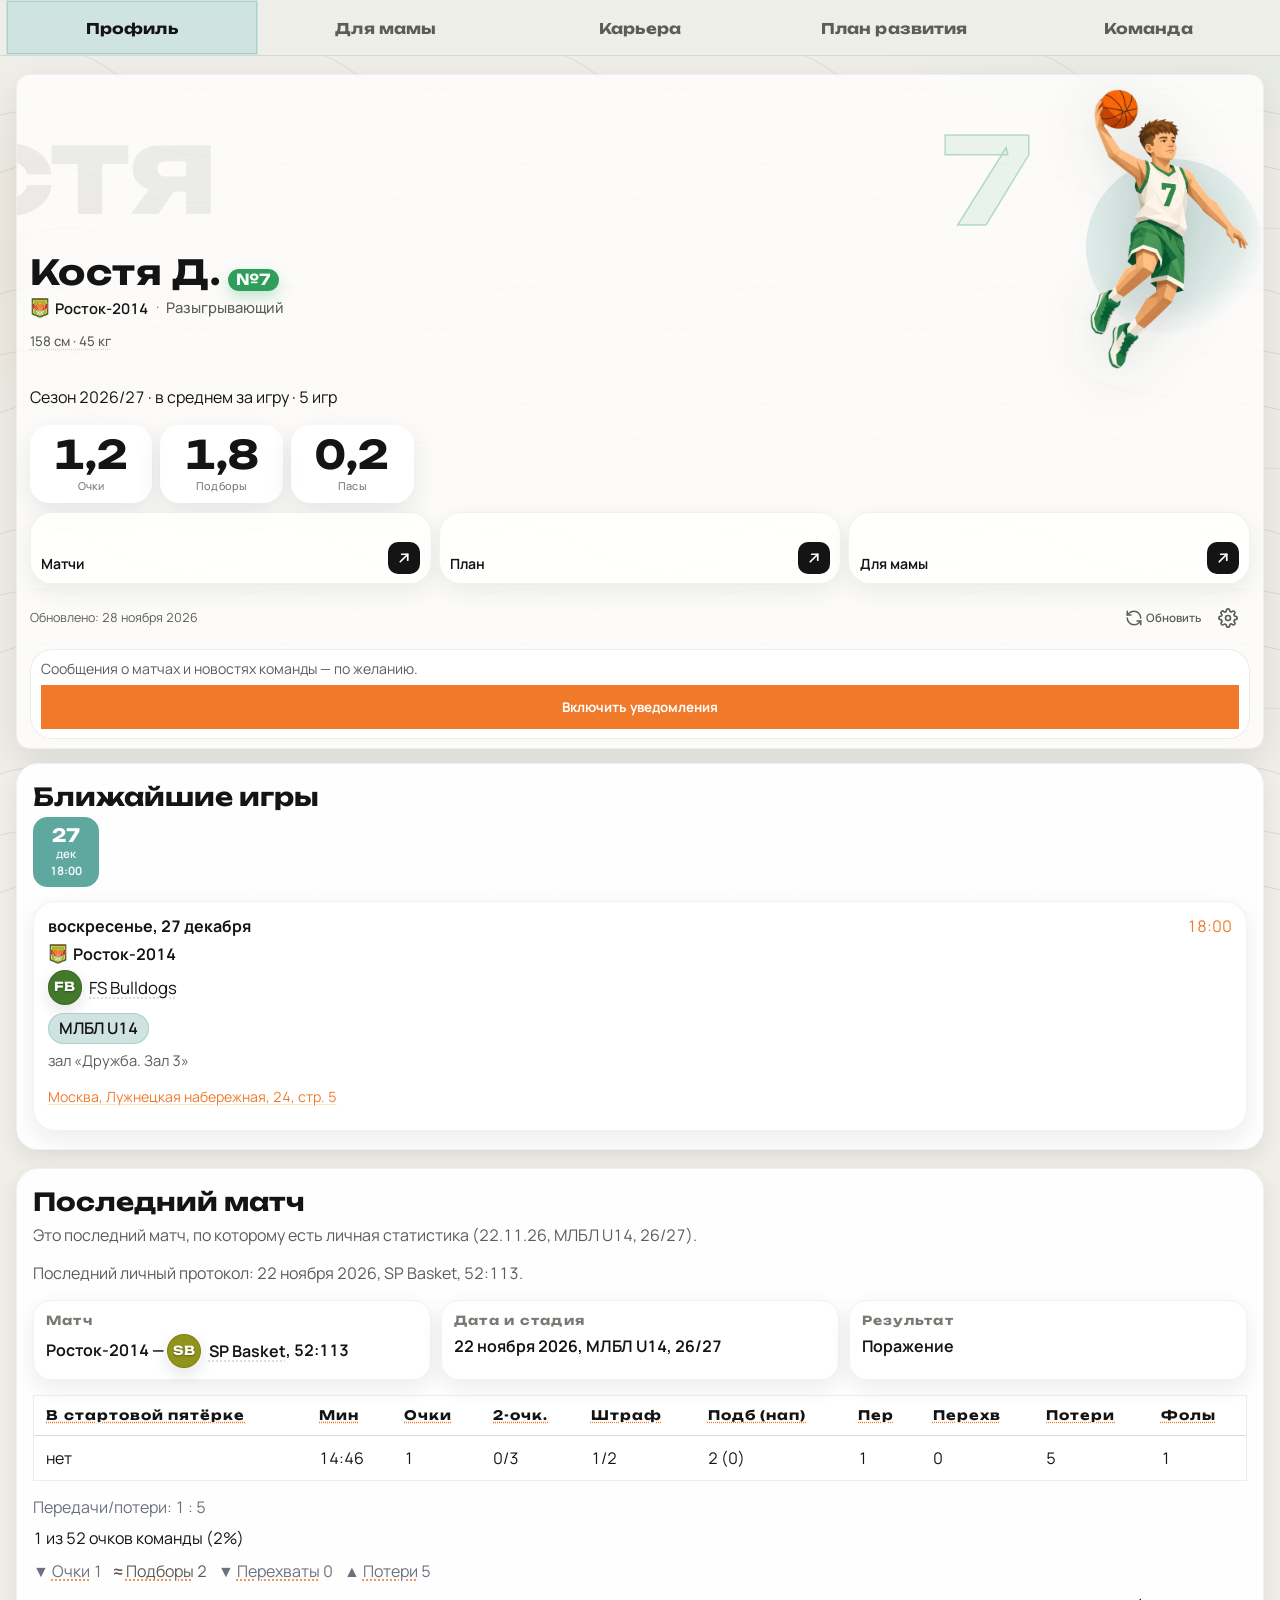
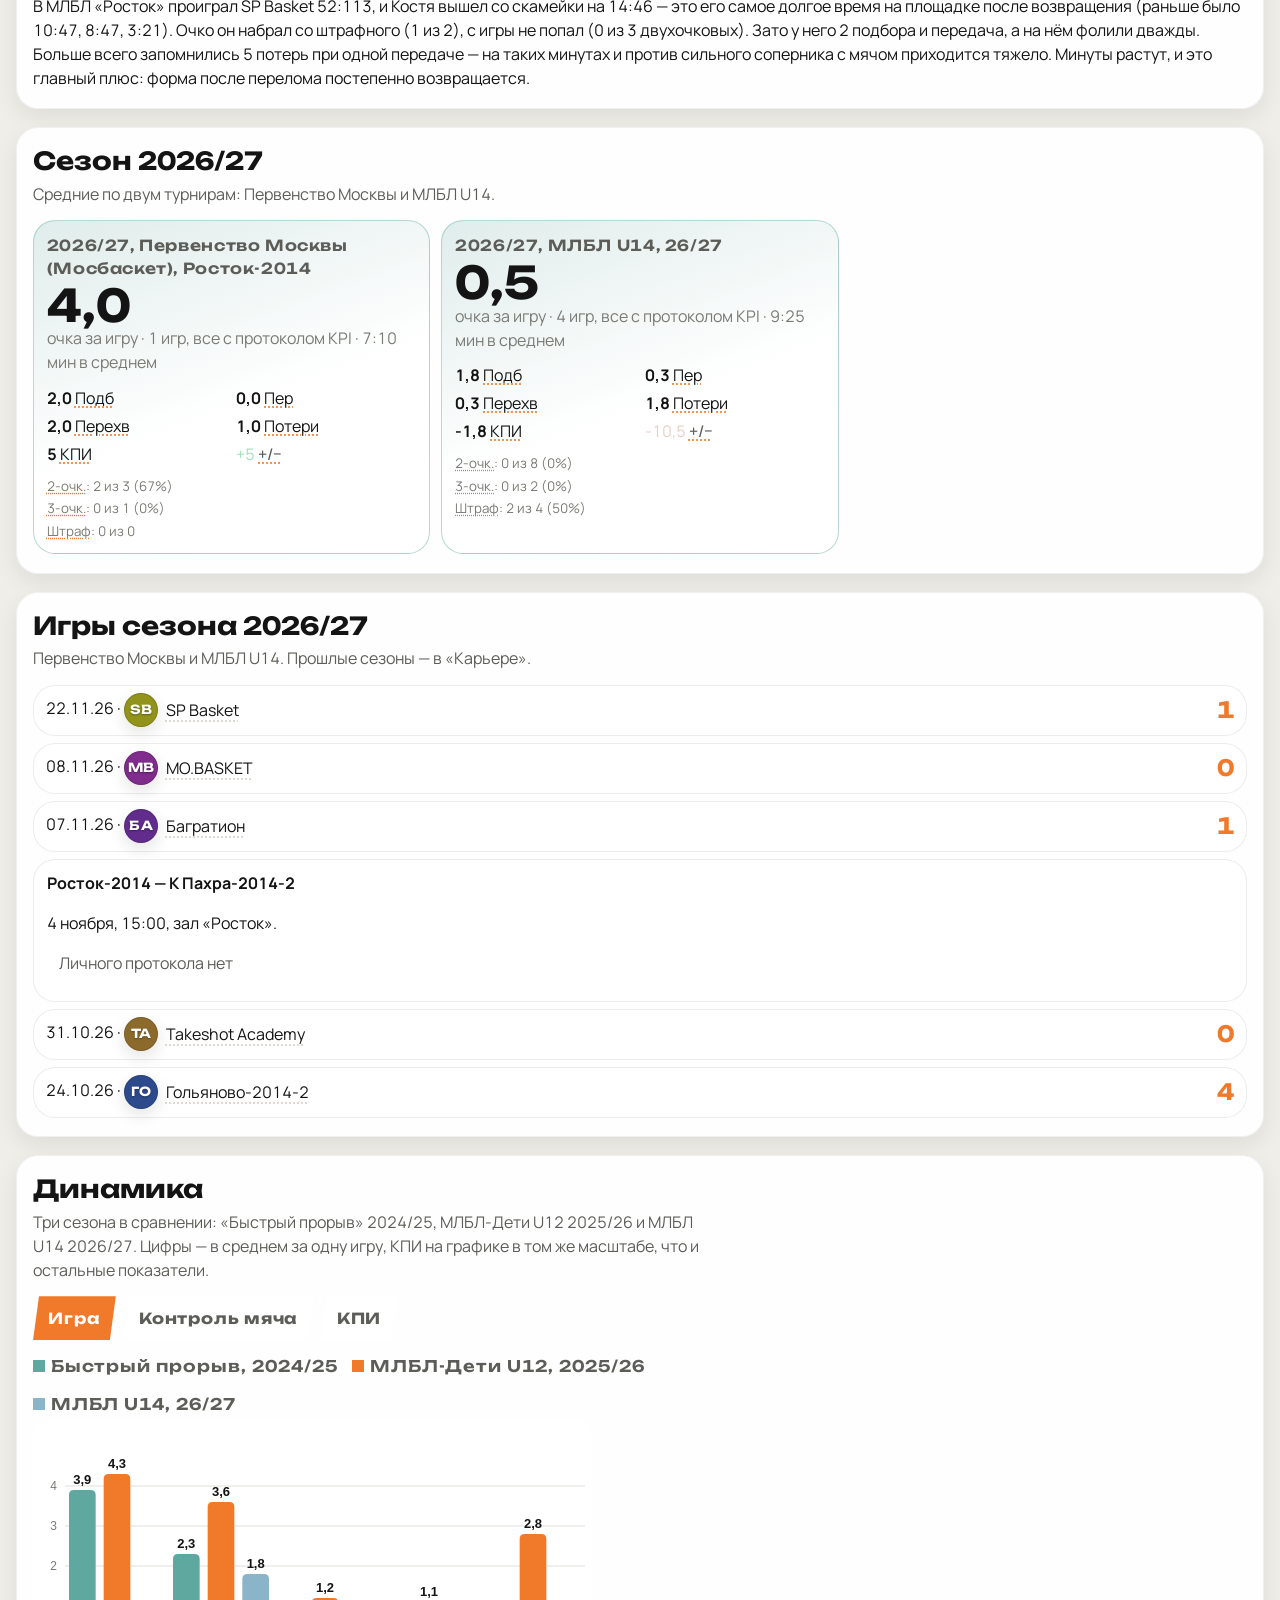
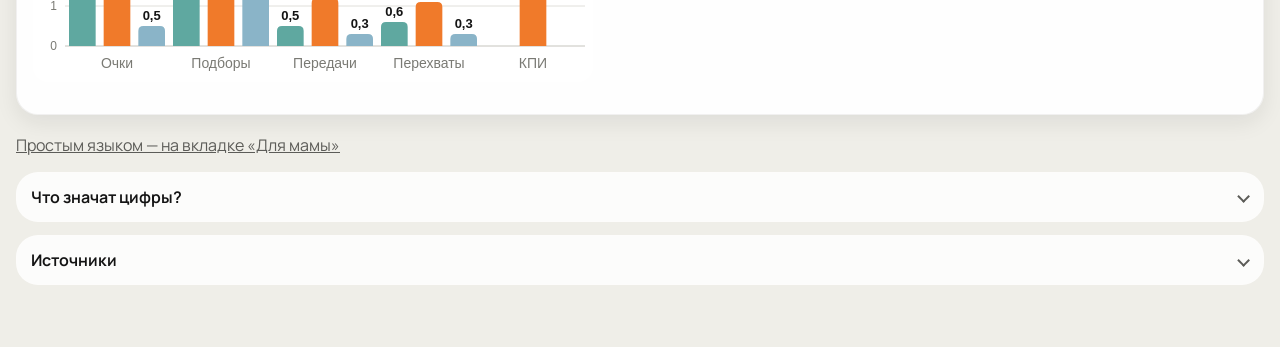
<file: index.html>
<!DOCTYPE html>
<html lang="ru">
<head>
  <meta charset="utf-8">
  <meta name="viewport" content="width=device-width, initial-scale=1">
  <meta name="description" content="Костя Д., разыгрывающий «Ростка-2014»: последний матч, сезон 2026/27 и статистика.">
  <meta name="theme-color" content="#efeee8">
  <link rel="manifest" href="manifest.json?v=2026-11-23-01">
  <link rel="icon" href="favicon.svg?v=2026-11-23-01" type="image/svg+xml">
  <link rel="icon" href="icon-v3-192.png?v=2026-11-23-01" type="image/png" sizes="192x192">
  <link rel="apple-touch-icon" href="apple-touch-icon-v3-180.png?v=2026-11-23-01">
  <meta name="mobile-web-app-capable" content="yes">
  <title>Костя Д. — профиль</title>
  <link rel="preload" href="fonts/fonts.css?v=2026-11-28-26" as="style">
  <link rel="stylesheet" href="fonts/fonts.css?v=2026-11-28-26">
  <link rel="stylesheet" href="styles.css?v=2026-11-28-26">
</head>
<body data-page="profile">
  <a class="skip" href="#content">К содержанию</a>
  <header class="topbar">
    <nav class="modes modes--pages" aria-label="Страницы">
      <a href="index.html" aria-current="page">Профиль</a>
      <a href="mama.html">Для мамы</a>
      <a href="career.html">Карьера</a>
      <a href="development.html">План развития</a>
      <a href="team.html">Команда</a>
    </nav>
  </header>
  <nav id="nav" aria-label="Разделы" hidden></nav>
  <main id="content">
    <p id="load-state" class="load-state">Загрузка…</p>
    <div id="app" class="wrap" hidden></div>
  </main>
  <nav class="tabbar tabbar--five" aria-label="Страницы">
    <a href="index.html" aria-current="page">
      <svg viewBox="0 0 24 24" aria-hidden="true"><circle cx="12" cy="8" r="3.25"></circle><path d="M5 19.2c1.35-3.1 3.7-4.6 7-4.6s5.65 1.5 7 4.6"></path></svg>
      <span>Профиль</span>
    </a>
    <a href="mama.html">
      <svg viewBox="0 0 24 24" aria-hidden="true"><path d="M12 19.2 10.9 18C6.4 14 3.8 11.6 3.8 8.7 3.8 6.4 5.6 4.6 7.9 4.6c1.3 0 2.6.6 3.4 1.6.8-1 2.1-1.6 3.4-1.6 2.3 0 4.1 1.8 4.1 4.1 0 2.9-2.6 5.3-7.1 9.3L12 19.2z"></path></svg>
      <span>Для мамы</span>
    </a>
    <a href="career.html">
      <svg viewBox="0 0 24 24" aria-hidden="true"><path d="M4 19V5"></path><path d="M4 19h16"></path><path d="M8 15.2 11.1 12l2.5 2.1L19 8.2"></path></svg>
      <span>Карьера</span>
    </a>
    <a href="development.html">
      <svg viewBox="0 0 24 24" aria-hidden="true"><path d="M4 20V4"></path><path d="M4 20h16"></path><path d="M8 17 12 6l4 11"></path><path d="M10.5 12h3"></path></svg>
      <span>План</span>
    </a>
    <a href="team.html">
      <svg viewBox="0 0 24 24" aria-hidden="true"><circle cx="9" cy="8" r="2.5"></circle><circle cx="16.2" cy="9" r="2"></circle><path d="M3.8 18.6c.9-2.5 2.7-3.7 5.2-3.7s4.3 1.2 5.2 3.7"></path><path d="M14.2 14.8c1.5-.2 2.8.4 3.7 1.7"></path></svg>
      <span>Команда</span>
    </a>
  </nav>
  <button type="button" class="to-top" id="to-top" hidden>Наверх</button>
  <noscript>Чтобы собрать страницу из data.json, нужен JavaScript.</noscript>
  <script src="https://cdn.onesignal.com/sdks/web/v16/OneSignalSDK.page.js" defer></script>
  <script src="app.js?v=2026-11-28-26" defer></script>
</body>
</html>
</file>
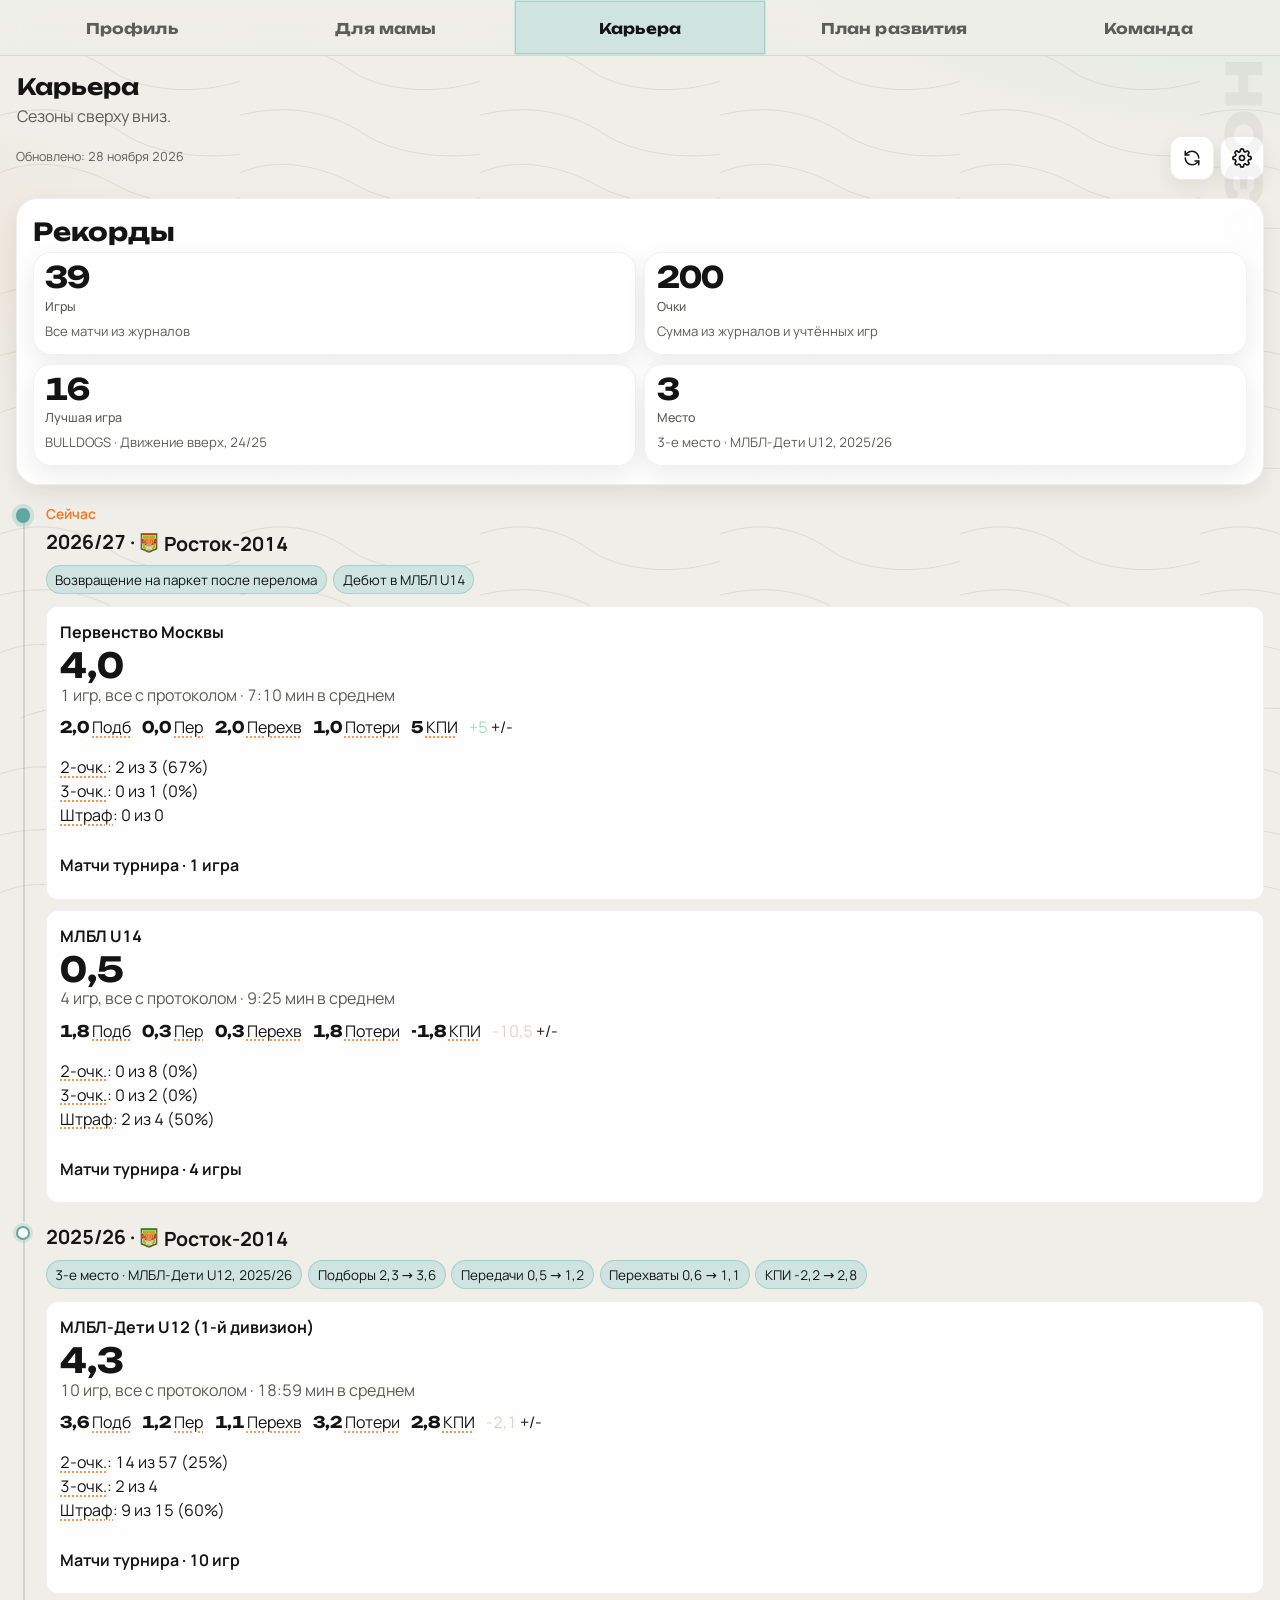
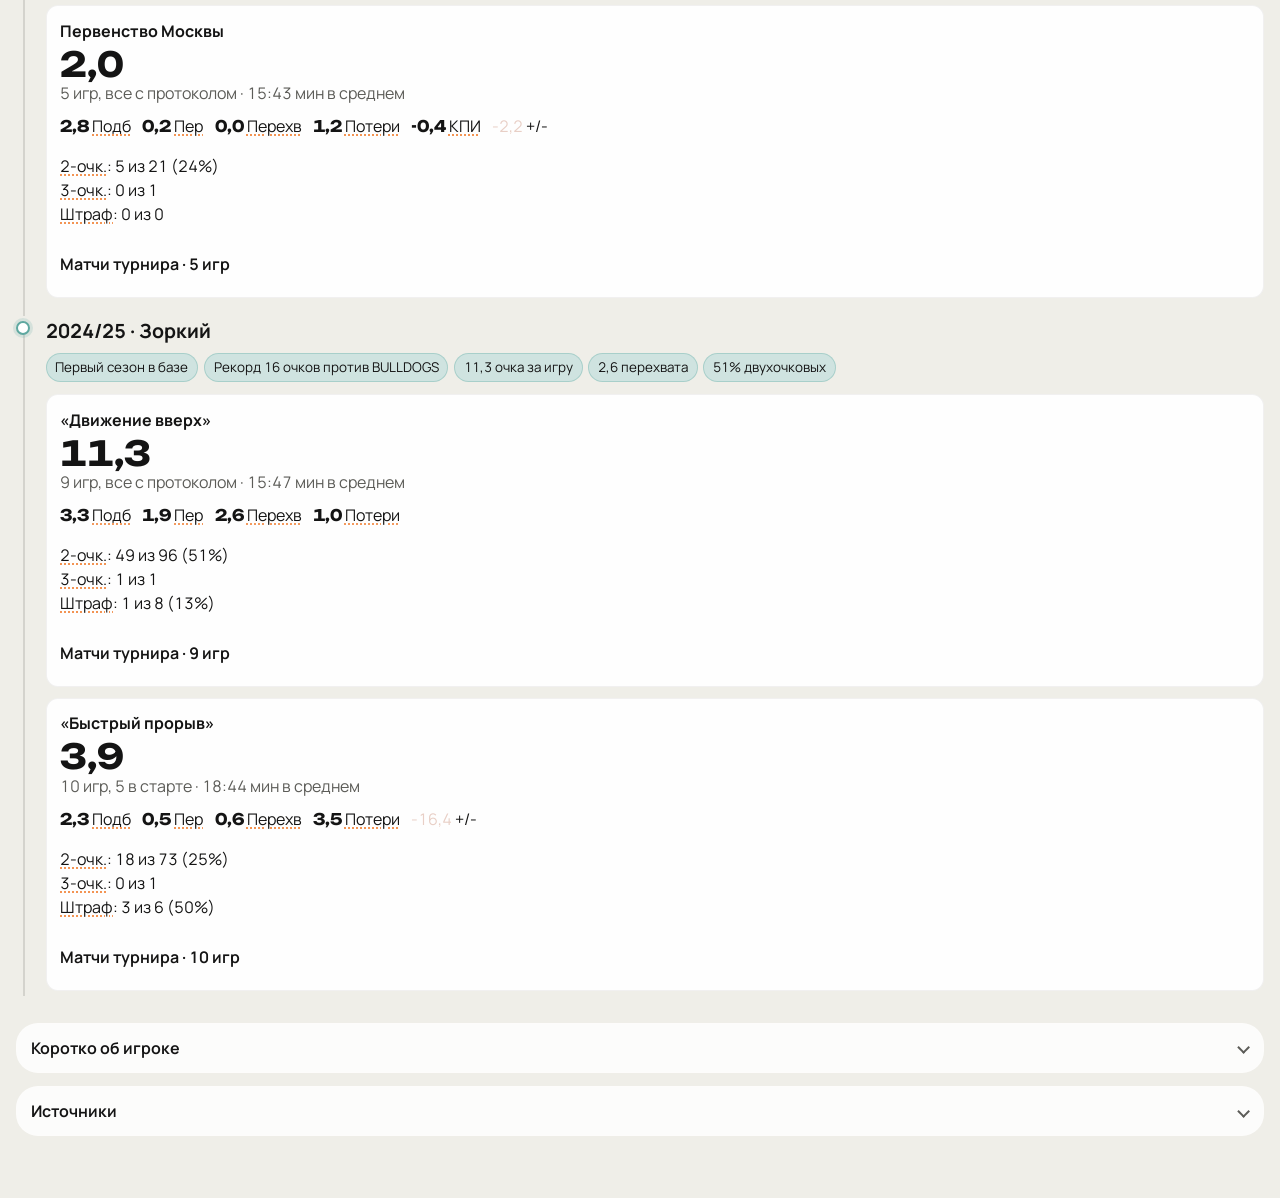
<file: career.html>
<!DOCTYPE html>
<html lang="ru">
<head>
  <meta charset="utf-8">
  <meta name="viewport" content="width=device-width, initial-scale=1">
  <meta name="description" content="Карьера Кости Д.: турниры, лучшие матчи и средние показатели.">
  <meta name="theme-color" content="#efeee8">
  <link rel="manifest" href="manifest.json?v=2026-11-23-01">
  <link rel="icon" href="favicon.svg?v=2026-11-23-01" type="image/svg+xml">
  <link rel="icon" href="icon-v3-192.png?v=2026-11-23-01" type="image/png" sizes="192x192">
  <link rel="apple-touch-icon" href="apple-touch-icon-v3-180.png?v=2026-11-23-01">
  <meta name="mobile-web-app-capable" content="yes">
  <title>Костя Д. — карьера</title>
  <link rel="preload" href="fonts/fonts.css?v=2026-11-28-26" as="style">
  <link rel="stylesheet" href="fonts/fonts.css?v=2026-11-28-26">
  <link rel="stylesheet" href="styles.css?v=2026-11-28-26">
</head>
<body data-page="career">
  <a class="skip" href="#content">К содержанию</a>
  <header class="topbar">
    <nav class="modes modes--pages" aria-label="Страницы">
      <a href="index.html">Профиль</a>
      <a href="mama.html">Для мамы</a>
      <a href="career.html" aria-current="page">Карьера</a>
      <a href="development.html">План развития</a>
      <a href="team.html">Команда</a>
    </nav>
  </header>
  <nav id="nav" aria-label="Разделы" hidden></nav>
  <main id="content">
    <p id="load-state" class="load-state">Загрузка…</p>
    <div id="app" class="wrap" hidden></div>
  </main>
  <nav class="tabbar tabbar--five" aria-label="Страницы">
    <a href="index.html">
      <svg viewBox="0 0 24 24" aria-hidden="true"><circle cx="12" cy="8" r="3.25"></circle><path d="M5 19.2c1.35-3.1 3.7-4.6 7-4.6s5.65 1.5 7 4.6"></path></svg>
      <span>Профиль</span>
    </a>
    <a href="mama.html">
      <svg viewBox="0 0 24 24" aria-hidden="true"><path d="M12 19.2 10.9 18C6.4 14 3.8 11.6 3.8 8.7 3.8 6.4 5.6 4.6 7.9 4.6c1.3 0 2.6.6 3.4 1.6.8-1 2.1-1.6 3.4-1.6 2.3 0 4.1 1.8 4.1 4.1 0 2.9-2.6 5.3-7.1 9.3L12 19.2z"></path></svg>
      <span>Для мамы</span>
    </a>
    <a href="career.html" aria-current="page">
      <svg viewBox="0 0 24 24" aria-hidden="true"><path d="M4 19V5"></path><path d="M4 19h16"></path><path d="M8 15.2 11.1 12l2.5 2.1L19 8.2"></path></svg>
      <span>Карьера</span>
    </a>
    <a href="development.html">
      <svg viewBox="0 0 24 24" aria-hidden="true"><path d="M4 20V4"></path><path d="M4 20h16"></path><path d="M8 17 12 6l4 11"></path><path d="M10.5 12h3"></path></svg>
      <span>План</span>
    </a>
    <a href="team.html">
      <svg viewBox="0 0 24 24" aria-hidden="true"><circle cx="9" cy="8" r="2.5"></circle><circle cx="16.2" cy="9" r="2"></circle><path d="M3.8 18.6c.9-2.5 2.7-3.7 5.2-3.7s4.3 1.2 5.2 3.7"></path><path d="M14.2 14.8c1.5-.2 2.8.4 3.7 1.7"></path></svg>
      <span>Команда</span>
    </a>
  </nav>
  <button type="button" class="to-top" id="to-top" hidden>Наверх</button>
  <noscript>Чтобы собрать страницу из data.json, нужен JavaScript.</noscript>
  <script src="https://cdn.onesignal.com/sdks/web/v16/OneSignalSDK.page.js" defer></script>
  <script src="app.js?v=2026-11-28-26" defer></script>
</body>
</html>
</file>
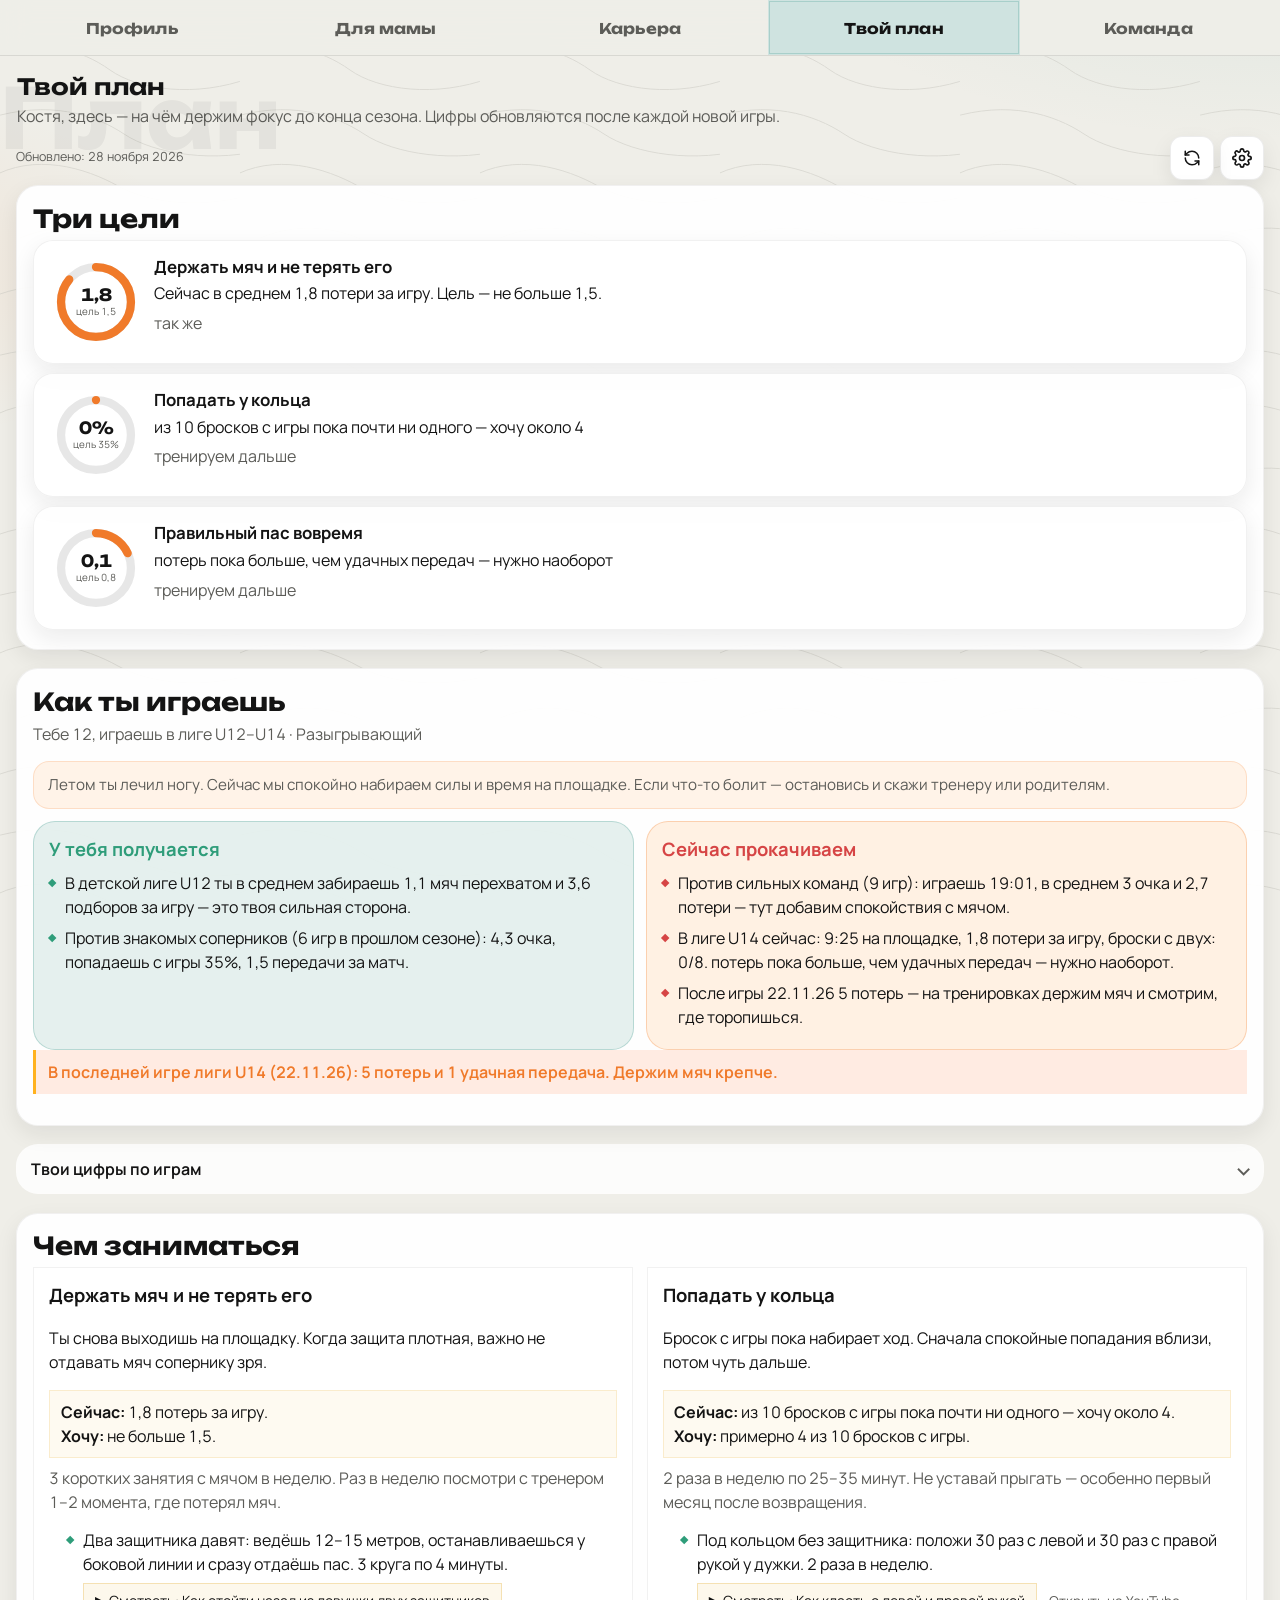
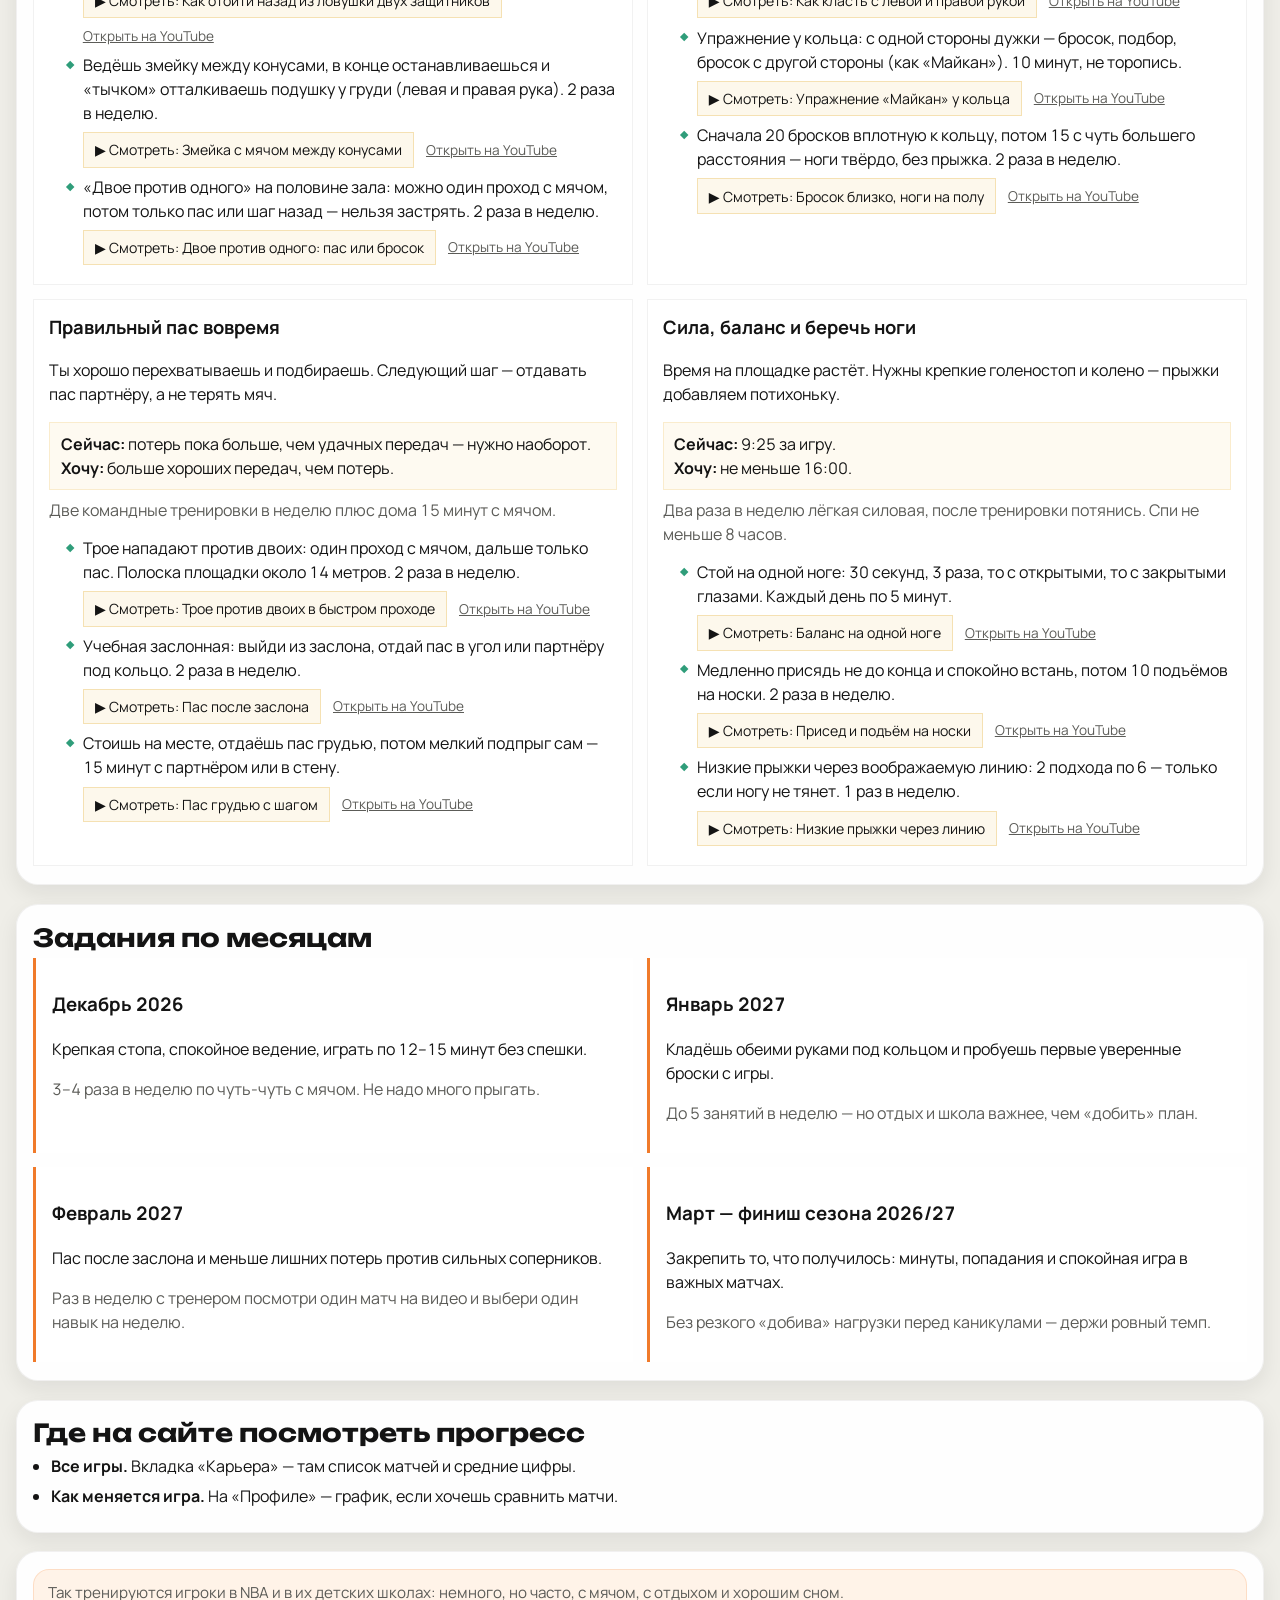
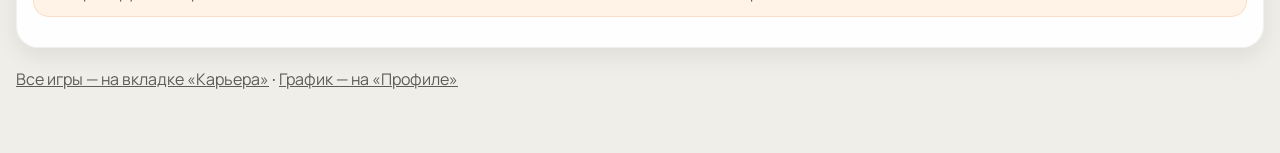
<file: development.html>
<!DOCTYPE html>
<html lang="ru">
<head>
  <meta charset="utf-8">
  <meta name="viewport" content="width=device-width, initial-scale=1">
  <meta name="description" content="Твой план тренировок и цели Кости на сезон.">
  <meta name="theme-color" content="#efeee8">
  <link rel="manifest" href="manifest.json?v=2026-11-23-04">
  <link rel="icon" href="favicon.svg?v=2026-11-23-04" type="image/svg+xml">
  <link rel="icon" href="icon-v3-192.png?v=2026-11-23-04" type="image/png" sizes="192x192">
  <link rel="apple-touch-icon" href="apple-touch-icon-v3-180.png?v=2026-11-23-04">
  <meta name="mobile-web-app-capable" content="yes">
  <title>Костя — твой план</title>
  <link rel="preload" href="fonts/fonts.css?v=2026-11-28-26" as="style">
  <link rel="stylesheet" href="fonts/fonts.css?v=2026-11-28-26">
  <link rel="stylesheet" href="styles.css?v=2026-11-28-26">
</head>
<body data-page="development">
  <a class="skip" href="#content">К содержанию</a>
  <header class="topbar">
    <nav class="modes modes--pages" aria-label="Страницы">
      <a href="index.html">Профиль</a>
      <a href="mama.html">Для мамы</a>
      <a href="career.html">Карьера</a>
      <a href="development.html" aria-current="page">Твой план</a>
      <a href="team.html">Команда</a>
    </nav>
  </header>
  <nav id="nav" aria-label="Разделы" hidden></nav>
  <main id="content">
    <p id="load-state" class="load-state">Загрузка…</p>
    <div id="app" class="wrap" hidden></div>
  </main>
  <nav class="tabbar tabbar--five" aria-label="Страницы">
    <a href="index.html">
      <svg viewBox="0 0 24 24" aria-hidden="true"><circle cx="12" cy="8" r="3.25"></circle><path d="M5 19.2c1.35-3.1 3.7-4.6 7-4.6s5.65 1.5 7 4.6"></path></svg>
      <span>Профиль</span>
    </a>
    <a href="mama.html">
      <svg viewBox="0 0 24 24" aria-hidden="true"><path d="M12 19.2 10.9 18C6.4 14 3.8 11.6 3.8 8.7 3.8 6.4 5.6 4.6 7.9 4.6c1.3 0 2.6.6 3.4 1.6.8-1 2.1-1.6 3.4-1.6 2.3 0 4.1 1.8 4.1 4.1 0 2.9-2.6 5.3-7.1 9.3L12 19.2z"></path></svg>
      <span>Для мамы</span>
    </a>
    <a href="career.html">
      <svg viewBox="0 0 24 24" aria-hidden="true"><path d="M4 19V5"></path><path d="M4 19h16"></path><path d="M8 15.2 11.1 12l2.5 2.1L19 8.2"></path></svg>
      <span>Карьера</span>
    </a>
    <a href="development.html" aria-current="page">
      <svg viewBox="0 0 24 24" aria-hidden="true"><path d="M4 20V4"></path><path d="M4 20h16"></path><path d="M8 17 12 6l4 11"></path><path d="M10.5 12h3"></path></svg>
      <span>План</span>
    </a>
    <a href="team.html">
      <svg viewBox="0 0 24 24" aria-hidden="true"><circle cx="9" cy="8" r="2.5"></circle><circle cx="16.2" cy="9" r="2"></circle><path d="M3.8 18.6c.9-2.5 2.7-3.7 5.2-3.7s4.3 1.2 5.2 3.7"></path><path d="M14.2 14.8c1.5-.2 2.8.4 3.7 1.7"></path></svg>
      <span>Команда</span>
    </a>
  </nav>
  <button type="button" class="to-top" id="to-top" hidden>Наверх</button>
  <noscript>Чтобы открыть план, нужен JavaScript.</noscript>
  <script src="https://cdn.onesignal.com/sdks/web/v16/OneSignalSDK.page.js" defer></script>
  <script src="app.js?v=2026-11-28-26" defer></script>
</body>
</html>
</file>
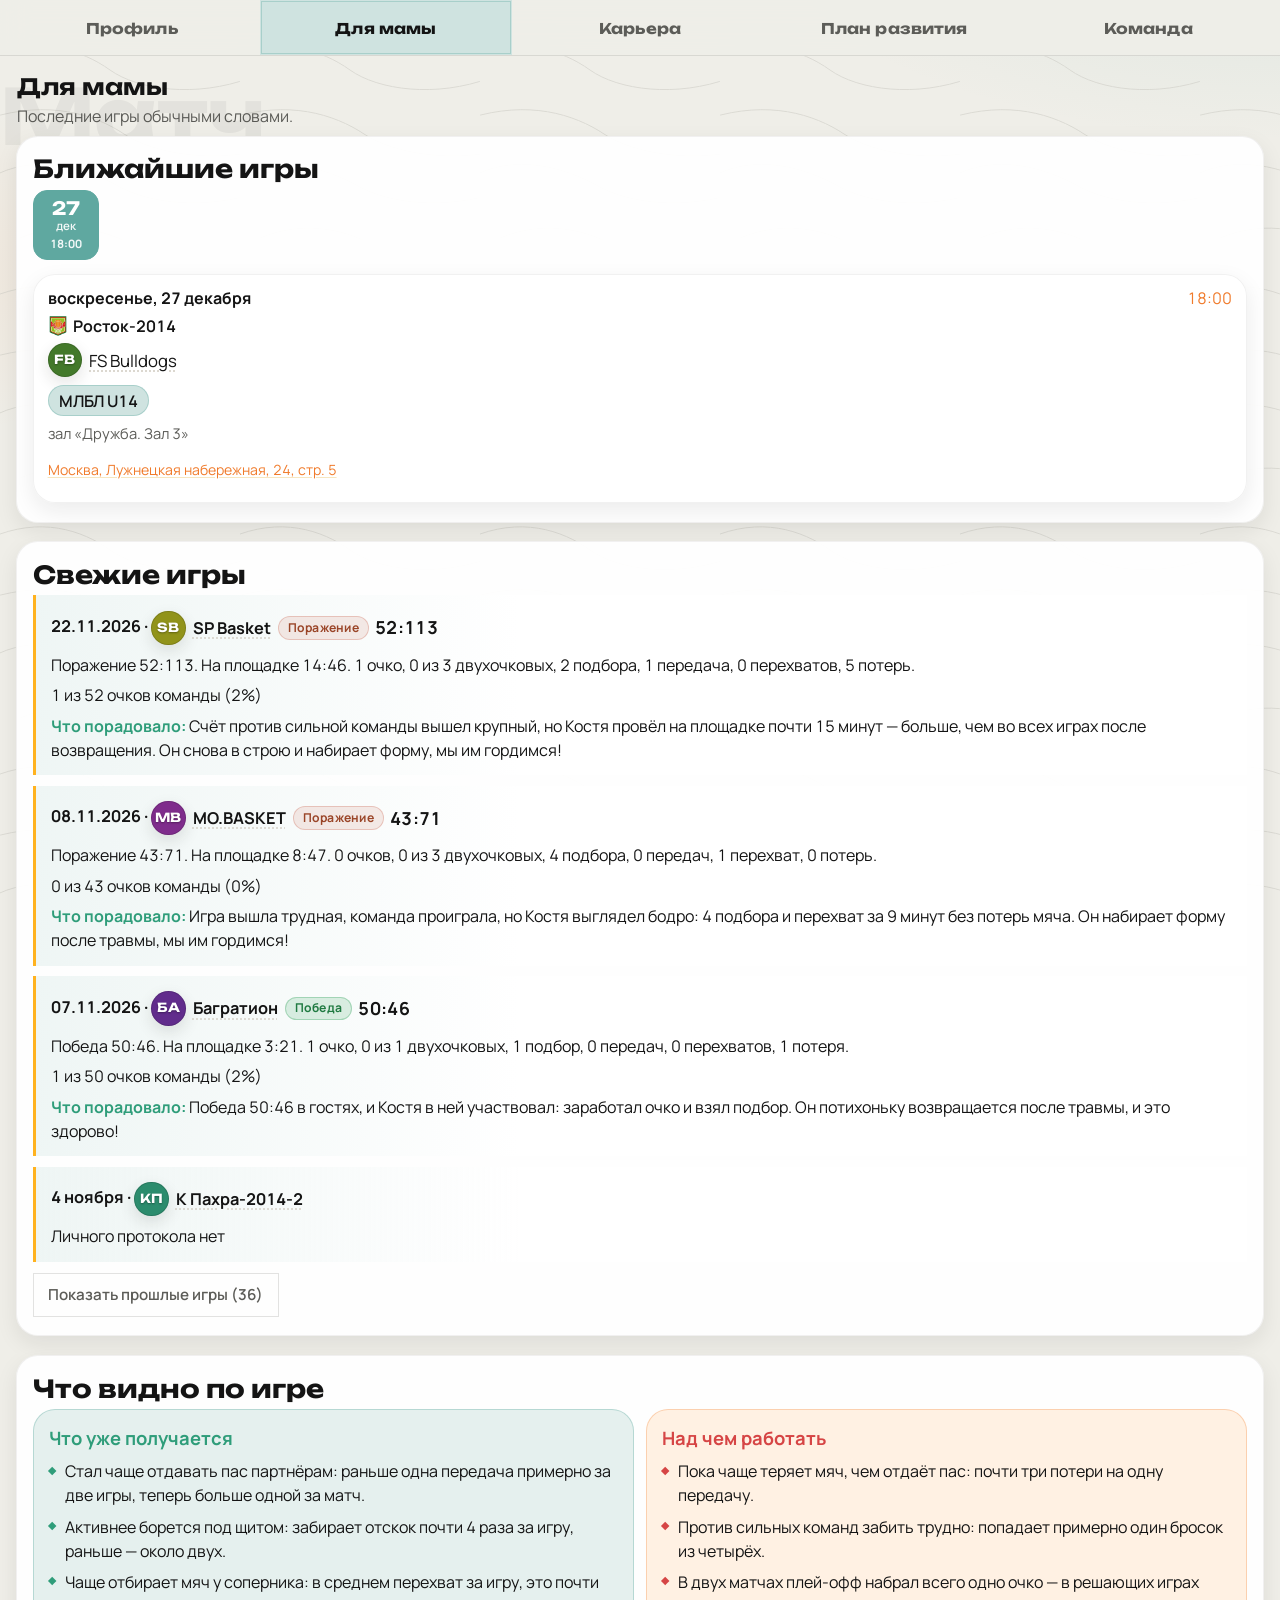
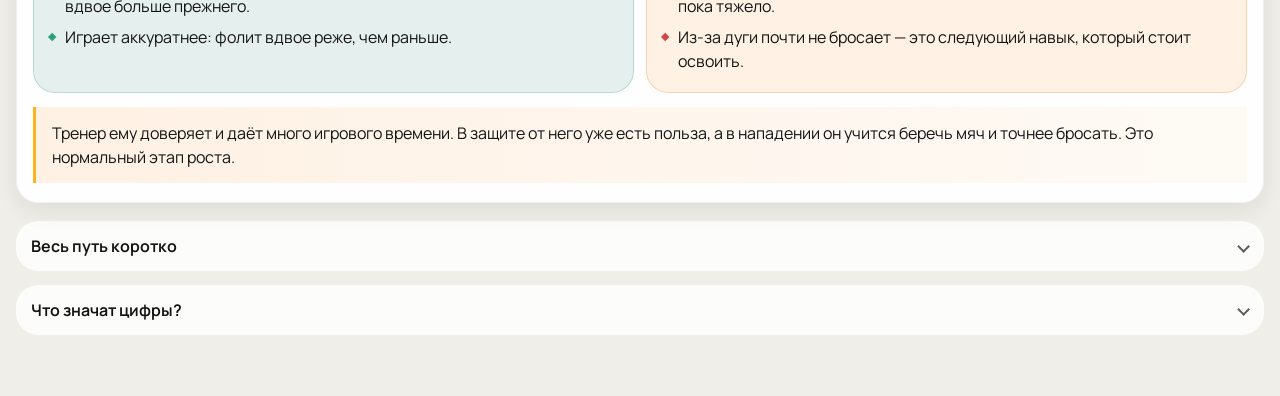
<file: mama.html>
<!DOCTYPE html>
<html lang="ru">
<head>
  <meta charset="utf-8">
  <meta name="viewport" content="width=device-width, initial-scale=1">
  <meta name="description" content="Для мамы: последние игры Кости Д. простыми словами.">
  <meta name="theme-color" content="#efeee8">
  <link rel="manifest" href="manifest.json?v=2026-11-23-01">
  <link rel="icon" href="favicon.svg?v=2026-11-23-01" type="image/svg+xml">
  <link rel="icon" href="icon-v3-192.png?v=2026-11-23-01" type="image/png" sizes="192x192">
  <link rel="apple-touch-icon" href="apple-touch-icon-v3-180.png?v=2026-11-23-01">
  <meta name="mobile-web-app-capable" content="yes">
  <title>Костя Д. — для мамы</title>
  <link rel="preload" href="fonts/fonts.css?v=2026-11-28-26" as="style">
  <link rel="stylesheet" href="fonts/fonts.css?v=2026-11-28-26">
  <link rel="stylesheet" href="styles.css?v=2026-11-28-26">
</head>
<body data-page="mama">
  <a class="skip" href="#content">К содержанию</a>
  <header class="topbar">
    <nav class="modes modes--pages" aria-label="Страницы">
      <a href="index.html">Профиль</a>
      <a href="mama.html" aria-current="page">Для мамы</a>
      <a href="career.html">Карьера</a>
      <a href="development.html">План развития</a>
      <a href="team.html">Команда</a>
    </nav>
  </header>
  <nav id="nav" aria-label="Разделы" hidden></nav>
  <main id="content">
    <p id="load-state" class="load-state">Загрузка…</p>
    <div id="app" class="wrap" hidden></div>
  </main>
  <nav class="tabbar tabbar--five" aria-label="Страницы">
    <a href="index.html">
      <svg viewBox="0 0 24 24" aria-hidden="true"><circle cx="12" cy="8" r="3.25"></circle><path d="M5 19.2c1.35-3.1 3.7-4.6 7-4.6s5.65 1.5 7 4.6"></path></svg>
      <span>Профиль</span>
    </a>
    <a href="mama.html" aria-current="page">
      <svg viewBox="0 0 24 24" aria-hidden="true"><path d="M12 19.2 10.9 18C6.4 14 3.8 11.6 3.8 8.7 3.8 6.4 5.6 4.6 7.9 4.6c1.3 0 2.6.6 3.4 1.6.8-1 2.1-1.6 3.4-1.6 2.3 0 4.1 1.8 4.1 4.1 0 2.9-2.6 5.3-7.1 9.3L12 19.2z"></path></svg>
      <span>Для мамы</span>
    </a>
    <a href="career.html">
      <svg viewBox="0 0 24 24" aria-hidden="true"><path d="M4 19V5"></path><path d="M4 19h16"></path><path d="M8 15.2 11.1 12l2.5 2.1L19 8.2"></path></svg>
      <span>Карьера</span>
    </a>
    <a href="development.html">
      <svg viewBox="0 0 24 24" aria-hidden="true"><path d="M4 20V4"></path><path d="M4 20h16"></path><path d="M8 17 12 6l4 11"></path><path d="M10.5 12h3"></path></svg>
      <span>План</span>
    </a>
    <a href="team.html">
      <svg viewBox="0 0 24 24" aria-hidden="true"><circle cx="9" cy="8" r="2.5"></circle><circle cx="16.2" cy="9" r="2"></circle><path d="M3.8 18.6c.9-2.5 2.7-3.7 5.2-3.7s4.3 1.2 5.2 3.7"></path><path d="M14.2 14.8c1.5-.2 2.8.4 3.7 1.7"></path></svg>
      <span>Команда</span>
    </a>
  </nav>
  <button type="button" class="to-top" id="to-top" hidden>Наверх</button>
  <noscript>Чтобы собрать страницу из data.json, нужен JavaScript.</noscript>
  <script src="https://cdn.onesignal.com/sdks/web/v16/OneSignalSDK.page.js" defer></script>
  <script src="app.js?v=2026-11-28-26" defer></script>
</body>
</html>
</file>
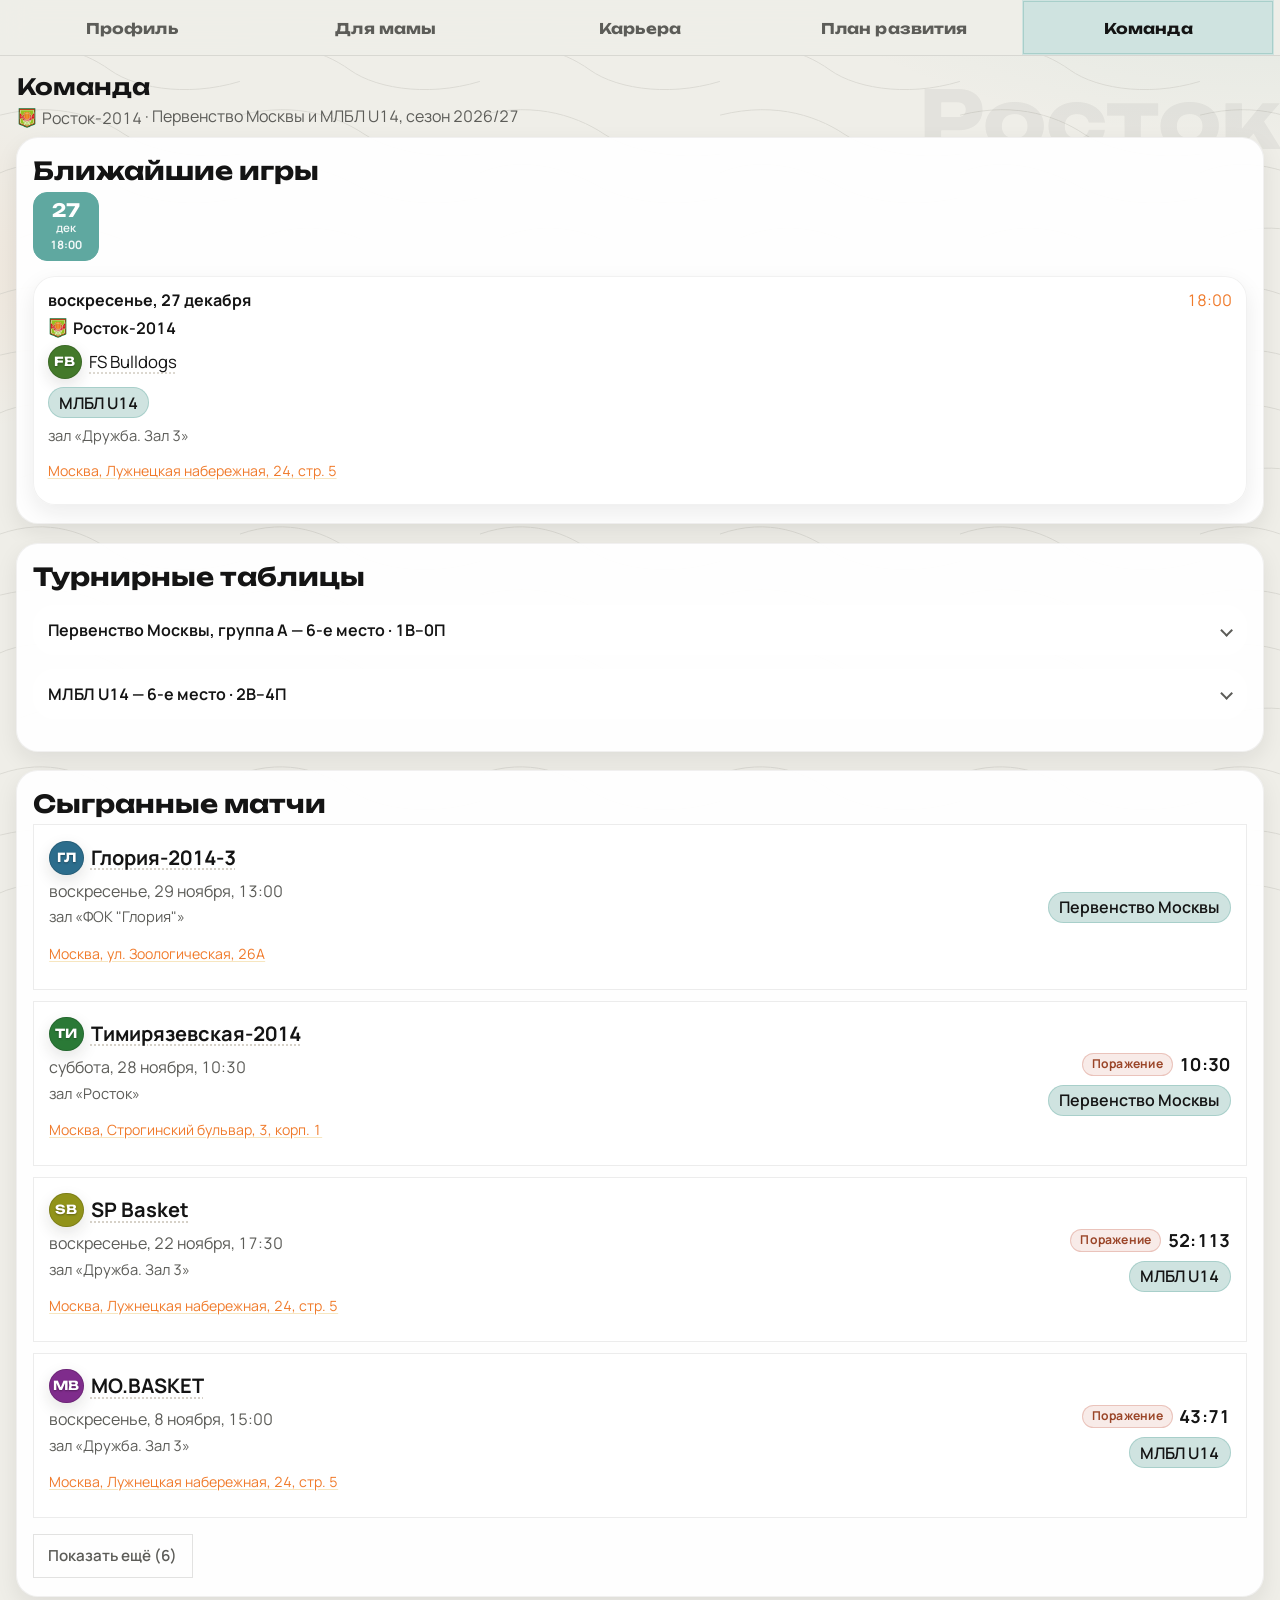
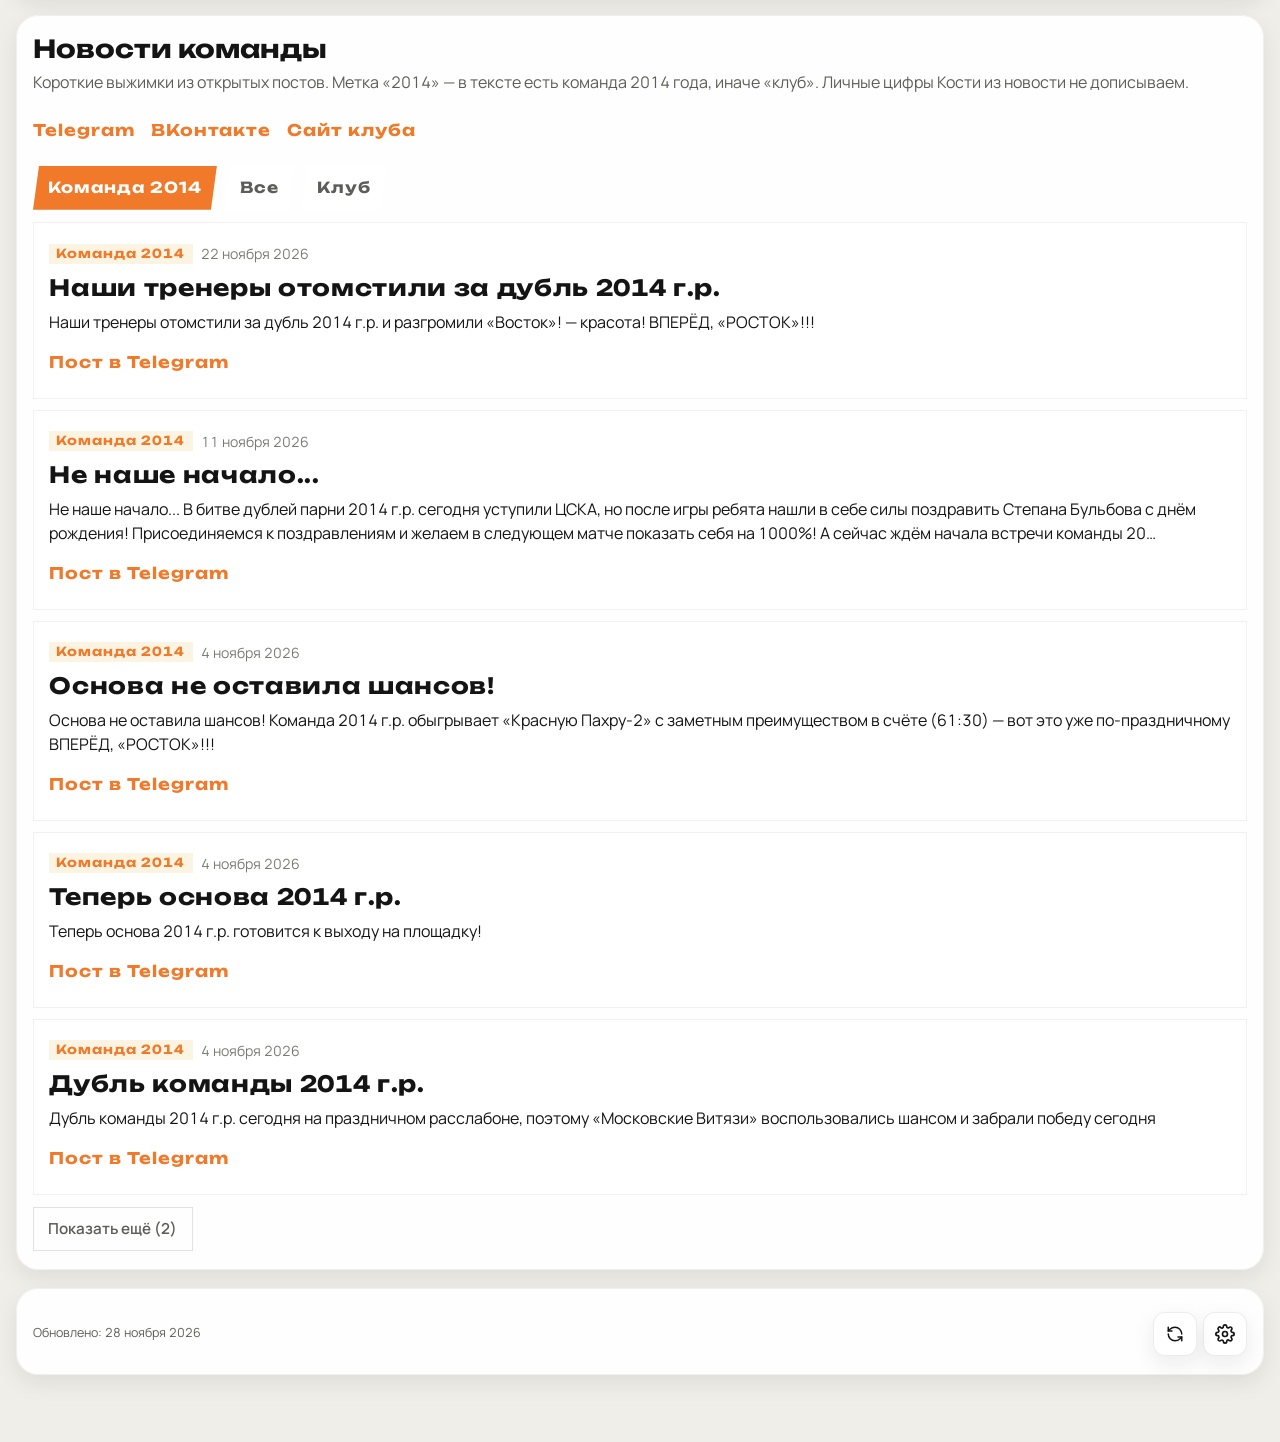
<file: team.html>
<!DOCTYPE html>
<html lang="ru">
<head>
  <meta charset="utf-8">
  <meta name="viewport" content="width=device-width, initial-scale=1">
  <meta name="description" content="Расписание, таблица и новости «Ростка-2014»: Первенство Москвы и МЛБЛ U14.">
  <meta name="theme-color" content="#efeee8">
  <link rel="manifest" href="manifest.json?v=2026-11-23-01">
  <link rel="icon" href="favicon.svg?v=2026-11-23-01" type="image/svg+xml">
  <link rel="icon" href="icon-v3-192.png?v=2026-11-23-01" type="image/png" sizes="192x192">
  <link rel="apple-touch-icon" href="apple-touch-icon-v3-180.png?v=2026-11-23-01">
  <meta name="mobile-web-app-capable" content="yes">
  <title>Команда — Росток-2014</title>
  <link rel="preload" href="fonts/fonts.css?v=2026-11-28-26" as="style">
  <link rel="stylesheet" href="fonts/fonts.css?v=2026-11-28-26">
  <link rel="stylesheet" href="styles.css?v=2026-11-28-26">
</head>
<body data-page="team">
  <a class="skip" href="#content">К содержанию</a>
  <header class="topbar">
    <nav class="modes modes--pages" aria-label="Страницы">
      <a href="index.html">Профиль</a>
      <a href="mama.html">Для мамы</a>
      <a href="career.html">Карьера</a>
      <a href="development.html">План развития</a>
      <a href="team.html" aria-current="page">Команда</a>
    </nav>
  </header>
  <nav id="nav" aria-label="Разделы" hidden></nav>
  <main id="content">
    <p id="load-state" class="load-state">Загрузка…</p>
    <div id="app" class="wrap" hidden></div>
  </main>
  <nav class="tabbar tabbar--five" aria-label="Страницы">
    <a href="index.html">
      <svg viewBox="0 0 24 24" aria-hidden="true"><circle cx="12" cy="8" r="3.25"></circle><path d="M5 19.2c1.35-3.1 3.7-4.6 7-4.6s5.65 1.5 7 4.6"></path></svg>
      <span>Профиль</span>
    </a>
    <a href="mama.html">
      <svg viewBox="0 0 24 24" aria-hidden="true"><path d="M12 19.2 10.9 18C6.4 14 3.8 11.6 3.8 8.7 3.8 6.4 5.6 4.6 7.9 4.6c1.3 0 2.6.6 3.4 1.6.8-1 2.1-1.6 3.4-1.6 2.3 0 4.1 1.8 4.1 4.1 0 2.9-2.6 5.3-7.1 9.3L12 19.2z"></path></svg>
      <span>Для мамы</span>
    </a>
    <a href="career.html">
      <svg viewBox="0 0 24 24" aria-hidden="true"><path d="M4 19V5"></path><path d="M4 19h16"></path><path d="M8 15.2 11.1 12l2.5 2.1L19 8.2"></path></svg>
      <span>Карьера</span>
    </a>
    <a href="development.html">
      <svg viewBox="0 0 24 24" aria-hidden="true"><path d="M4 20V4"></path><path d="M4 20h16"></path><path d="M8 17 12 6l4 11"></path><path d="M10.5 12h3"></path></svg>
      <span>План</span>
    </a>
    <a href="team.html" aria-current="page">
      <svg viewBox="0 0 24 24" aria-hidden="true"><circle cx="9" cy="8" r="2.5"></circle><circle cx="16.2" cy="9" r="2"></circle><path d="M3.8 18.6c.9-2.5 2.7-3.7 5.2-3.7s4.3 1.2 5.2 3.7"></path><path d="M14.2 14.8c1.5-.2 2.8.4 3.7 1.7"></path></svg>
      <span>Команда</span>
    </a>
  </nav>
  <button type="button" class="to-top" id="to-top" hidden>Наверх</button>
  <noscript>Чтобы собрать страницу из data.json, нужен JavaScript.</noscript>
  <script src="https://cdn.onesignal.com/sdks/web/v16/OneSignalSDK.page.js" defer></script>
  <script src="app.js?v=2026-11-28-26" defer></script>
</body>
</html>
</file>
<file: fonts/fonts.css>
/* Manrope + Unbounded — кириллица и латиница, локально для офлайна */
@font-face {
  font-family: "Manrope";
  font-style: normal;
  font-weight: 400 700;
  font-display: swap;
  src: url("./xn7gYHE41ni1AdIRggOxSuXd.woff2") format("woff2");
  unicode-range: U+0301, U+0400-045F, U+0490-0491, U+04B0-04B1, U+2116;
}

@font-face {
  font-family: "Manrope";
  font-style: normal;
  font-weight: 400 700;
  font-display: swap;
  src: url("./xn7gYHE41ni1AdIRggexSg.woff2") format("woff2");
  unicode-range: U+0000-00FF, U+0131, U+0152-0153, U+02BB-02BC, U+02C6, U+02DA, U+02DC, U+0304, U+0308, U+0329, U+2000-206F, U+20AC, U+2122, U+2191, U+2193, U+2212, U+2215, U+FEFF, U+FFFD;
}

@font-face {
  font-family: "Unbounded";
  font-style: normal;
  font-weight: 600 700;
  font-display: swap;
  src: url("./Yq6W-LOTXCb04q32xlpwv8ZfrxE.woff2") format("woff2");
  unicode-range: U+0301, U+0400-045F, U+0490-0491, U+04B0-04B1, U+2116;
}

@font-face {
  font-family: "Unbounded";
  font-style: normal;
  font-weight: 600 700;
  font-display: swap;
  src: url("./Yq6W-LOTXCb04q32xlpwu8Zf.woff2") format("woff2");
  unicode-range: U+0000-00FF, U+0131, U+0152-0153, U+02BB-02BC, U+02C6, U+02DA, U+02DC, U+0304, U+0308, U+0329, U+2000-206F, U+20AC, U+2122, U+2191, U+2193, U+2212, U+2215, U+FEFF, U+FFFD;
}
</file>
<file: styles.css>
:root {
  --bg: #efeee8;
  --bg-2: #e6e5df;
  --ink: #141414;
  --muted: #5c5c58;
  --dim: #7a7a74;
  --line: rgba(20, 20, 20, 0.1);
  --card: rgba(255, 255, 255, 0.82);
  --card-2: rgba(255, 255, 255, 0.92);
  --teal: #5fa8a0;
  --teal-soft: #cfe3e0;
  --gold: #f07a2a;
  --gold-2: #f07a2a;
  --gold-deep: #d96818;
  --glow: rgba(240, 122, 42, 0.22);
  --silver: #8a8a84;
  --good: #2f9d7a;
  --work: #d64545;
  --bar: 44px;
  --nav-h: 44px;
  --tap: 44px;
  --sticky: var(--bar);
  --radius-sm: 10px;
  --radius-md: 14px;
  --radius-lg: 18px;
  --radius-pill: 999px;
  --display: "Unbounded", "Manrope", sans-serif;
  --font: "Manrope", system-ui, sans-serif;
  --cut: none;
  --ease-out: cubic-bezier(0.22, 1, 0.36, 1);
  --shadow-card: 0 12px 36px rgba(30, 30, 28, 0.1);
  --shadow-soft: 0 8px 22px rgba(30, 30, 28, 0.08);
  --glass: rgba(255, 255, 255, 0.78);
  --radius-xl: 22px;
}

* { box-sizing: border-box; }

html {
  scroll-behavior: smooth;
  scroll-padding-top: calc(var(--sticky) + 8px);
  background-color: var(--bg);
}

body {
  position: relative;
  z-index: 0;
  margin: 0;
  background-color: var(--bg);
  color: var(--ink);
  font-family: var(--font);
  font-size: 16px;
  font-variant-numeric: tabular-nums;
  line-height: 1.5;
}

::selection { background: rgba(95, 168, 160, 0.35); }

:focus-visible {
  outline: 2px solid var(--gold);
  outline-offset: 2px;
}

.skip {
  position: absolute;
  width: 1px;
  height: 1px;
  padding: 0;
  margin: -1px;
  overflow: hidden;
  clip: rect(0, 0, 0, 0);
  white-space: nowrap;
  border: 0;
}

.skip:focus {
  left: 0.6rem;
  top: 0.6rem;
  width: auto;
  height: auto;
  margin: 0;
  clip: auto;
  overflow: visible;
  background: #111;
  color: var(--ink);
  padding: 0.4rem 0.7rem;
  z-index: 40;
}

.topbar {
  position: sticky;
  top: 0;
  z-index: 30;
  display: flex;
  align-items: stretch;
  justify-content: stretch;
  flex-wrap: nowrap;
  gap: 0;
  height: var(--bar);
  min-height: var(--bar);
  padding: 0 0.35rem;
  background: rgba(239, 238, 232, 0.94);
  border-bottom: 1px solid var(--line);
  transition: transform 180ms ease;
}

.topbar.is-hidden { transform: translateY(-100%); }

.brand {
  display: inline-flex;
  align-items: center;
  align-self: stretch;
  gap: 0.35rem;
  flex: 1 1 auto;
  min-width: 0;
  color: var(--ink);
  font-family: var(--display);
  font-size: 0.95rem;
  font-weight: 700;
  letter-spacing: 0.03em;
  text-decoration: none;
  text-transform: none;
  white-space: nowrap;
}

#brand-name {
  overflow: hidden;
  text-overflow: ellipsis;
}

.brand-logo {
  height: 2.15rem;
  width: auto;
  max-width: min(9.5rem, 46vw);
  flex: 0 0 auto;
  display: block;
  object-fit: contain;
}

.player-logo {
  flex: 0 0 auto;
  align-self: flex-start;
}

.player-logo img {
  display: block;
  width: min(11.5rem, 72vw);
  height: auto;
  object-fit: contain;
}

.modes {
  display: flex;
  flex: 0 0 auto;
  gap: 0.3rem;
}

.modes--pages {
  flex: 1 1 auto;
  width: 100%;
  min-width: 0;
  gap: 0.12rem;
}

.modes a {
  color: var(--muted);
  font-family: var(--display);
  font-size: 0.85rem;
  font-weight: 700;
  letter-spacing: 0.03em;
  line-height: var(--bar);
  text-decoration: none;
  text-transform: none;
  display: block;
  min-width: var(--tap);
  padding: 0 0.38rem;
  text-align: center;
  white-space: nowrap;
  border: 1px solid transparent;
}

.modes a[aria-current="page"] {
  color: #1a1408;
  background: linear-gradient(180deg, #f6e2a8, #d7a441);
  clip-path: polygon(8px 0, 100% 0, calc(100% - 8px) 100%, 0 100%);
}

.modes.modes--pages a {
  flex: 1 1 0;
  min-width: 0;
  padding: 0 0.1rem;
  font-size: clamp(0.62rem, 2.85vw, 0.85rem);
  letter-spacing: 0.01em;
  overflow: hidden;
  text-overflow: ellipsis;
}

#nav {
  position: sticky;
  top: var(--bar);
  z-index: 25;
  display: flex;
  gap: 0.1rem;
  height: 0;
  min-height: 0;
  min-width: 0;
  padding: 0 0.35rem;
  overflow: hidden;
  opacity: 0;
  pointer-events: none;
  background: rgba(7, 8, 12, 0.94);
  border-bottom: 0 solid var(--line);
  scrollbar-width: none;
  mask-image: linear-gradient(90deg, transparent, #000 14px, #000 calc(100% - 14px), transparent);
  transition: height 180ms ease, opacity 180ms ease;
}

#nav.is-shown {
  height: var(--nav-h);
  opacity: 1;
  pointer-events: auto;
  overflow-x: auto;
  border-bottom-width: 1px;
}

body.header-hidden #nav.is-shown { top: 0; }

#nav[hidden] { display: none !important; }

#nav::-webkit-scrollbar { display: none; }

#nav a {
  flex: 0 0 auto;
  color: var(--dim);
  text-decoration: none;
  font-family: var(--display);
  font-size: 0.85rem;
  font-weight: 600;
  letter-spacing: 0.04em;
  line-height: var(--nav-h);
  min-height: var(--nav-h);
  text-transform: none;
  padding: 0 0.45rem;
}

#nav a:hover { color: var(--ink); }

#nav a.active {
  color: var(--gold-2);
  box-shadow: inset 0 -2px 0 var(--gold);
}

.wrap {
  max-width: 1100px;
  margin: 0 auto;
  padding: 1.1rem 1rem 3rem;
}

.load-state {
  max-width: 1100px;
  margin: 2rem auto;
  padding: 0 1rem;
  color: var(--muted);
}

.load-state.error { color: #ffb089; }

.load-state[hidden] {
  display: none !important;
}

.player-card {
  position: relative;
  margin-bottom: 0.9rem;
  padding: 1.35rem 1.25rem 1.25rem;
  background:
    linear-gradient(135deg, rgba(232, 184, 74, 0.16), transparent 32%),
    linear-gradient(180deg, #232833 0%, #12151c 100%);
  border: 1px solid var(--line);
  clip-path: var(--cut);
  box-shadow: 0 18px 40px rgba(0, 0, 0, 0.35);
}

.kicker {
  margin: 0 0 0.7rem;
  color: var(--gold-2);
  font-family: var(--display);
  font-size: 0.85rem;
  font-weight: 700;
  letter-spacing: 0.16em;
  text-transform: none;
}

.player-card-main {
  display: flex;
  align-items: center;
  gap: 1.15rem;
}

.shield {
  flex: 0 0 auto;
  width: 6.4rem;
  min-height: 7.1rem;
  display: flex;
  flex-direction: column;
  align-items: center;
  justify-content: center;
  padding: 0.6rem 0.4rem;
  background:
    radial-gradient(circle at 50% 0%, rgba(243, 217, 138, 0.45), transparent 55%),
    linear-gradient(180deg, #3a311c, #17140e 70%);
  border: 1px solid var(--gold);
  clip-path: polygon(50% 0, 100% 16%, 100% 78%, 50% 100%, 0 78%, 0 16%);
}

.shield strong {
  font-family: var(--display);
  font-size: 2.7rem;
  line-height: 0.85;
  letter-spacing: -0.03em;
  color: var(--gold-2);
}

.shield em {
  margin-top: 0.35rem;
  color: var(--muted);
  font-family: var(--display);
  font-size: 0.78rem;
  font-style: normal;
  font-weight: 700;
  letter-spacing: 0.08em;
  text-transform: none;
  text-align: center;
}

.player-card h1,
.block h2,
.meter-block h3,
.panel h3,
.season-card p,
.kpi span {
  font-family: var(--display);
}

.player-card h1 {
  margin: 0 0 0.35rem;
  font-size: clamp(2.6rem, 8vw, 4.6rem);
  line-height: 0.9;
  letter-spacing: 0.02em;
  text-transform: none;
}

.hero-meta {
  display: flex;
  flex-wrap: wrap;
  align-items: center;
  gap: 0.6rem;
  margin: 0 0 0.7rem;
}

.chip {
  display: inline-flex;
  padding: 0.15rem 0.65rem;
  background: linear-gradient(180deg, #f6e2a8, #d7a441);
  color: #1a1408;
  font-family: var(--display);
  font-weight: 700;
  letter-spacing: 0.06em;
  text-transform: none;
  clip-path: polygon(8px 0, 100% 0, calc(100% - 8px) 100%, 0 100%);
}

.pos {
  color: var(--gold-2);
  font-family: var(--display);
  font-weight: 700;
  letter-spacing: 0.08em;
  text-transform: none;
}

.summary { margin: 0; max-width: 40rem; color: var(--muted); }

.card-link {
  display: flex;
  flex-wrap: wrap;
  gap: 0.35rem 1rem;
  margin: 0.85rem 0 0;
}

.card-link a,
.source-card {
  color: var(--gold-2);
}

.card-link a {
  display: inline-flex;
  align-items: center;
  min-height: var(--tap);
  font-family: var(--display);
  font-weight: 700;
  letter-spacing: 0.08em;
  text-decoration: none;
  text-transform: none;
}

.card-link a:hover,
.card-link button:hover { color: white; }

.card-link button {
  display: inline-flex;
  align-items: center;
  min-height: var(--tap);
  padding: 0;
  border: 0;
  background: transparent;
  color: var(--gold-2);
  font-family: var(--display);
  font-weight: 700;
  letter-spacing: 0.08em;
  text-transform: none;
  cursor: pointer;
}

.block {
  margin: 0.85rem 0;
  padding: 1.05rem 1rem 1.15rem;
  background: linear-gradient(180deg, rgba(255, 255, 255, 0.025), transparent 30%), var(--card);
  border: 1px solid rgba(232, 184, 74, 0.16);
  clip-path: var(--cut);
  scroll-margin-top: calc(var(--sticky) + 8px);
}

.block h2 {
  display: flex;
  align-items: center;
  gap: 0.5rem;
  margin: 0 0 0.35rem;
  font-size: 1.55rem;
  font-weight: 700;
  letter-spacing: 0.06em;
  line-height: 1;
  text-transform: none;
}

.block h2::before {
  content: "";
  width: 0.45rem;
  height: 1rem;
  background: var(--gold);
  clip-path: polygon(0 0, 100% 0, 70% 100%, 0 100%);
}

.caption { margin: 0 0 0.9rem; color: var(--muted); }

.facts,
.bio-strip {
  display: grid;
  grid-template-columns: repeat(auto-fit, minmax(210px, 1fr));
  gap: 0.6rem;
  margin: 0 0 0.9rem;
  padding: 0;
  list-style: none;
}

.fact,
.bio-strip li {
  min-width: 0;
  margin: 0;
  padding: 0.7rem 0.75rem;
  background: rgba(255, 255, 255, 0.94);
  border: 1px solid rgba(20, 20, 20, 0.06);
  border-radius: 18px;
  box-shadow: var(--shadow-soft);
}

.fact dd,
.bio-strip strong { overflow-wrap: break-word; }

@media (max-width: 600px) {
  .facts,
  .bio-strip {
    grid-template-columns: 1fr 1fr;
    gap: 0.45rem;
  }

  .fact.is-wide,
  .bio-strip li.is-wide {
    grid-column: 1 / -1;
  }
}

.fact dt,
.bio-strip span,
.kpi span,
.season-card span,
.season-card small {
  color: var(--dim);
}

.fact dt,
.bio-strip span {
  display: block;
  margin: 0 0 0.2rem;
  font-family: var(--display);
  font-size: 0.78rem;
  font-weight: 700;
  letter-spacing: 0.1em;
  text-transform: none;
}

.fact dd,
.bio-strip strong {
  margin: 0.15rem 0 0;
  color: var(--ink);
  font-weight: 650;
}

.prose p { margin: 0.7rem 0 0; }

.kpi-grid {
  display: grid;
  grid-template-columns: repeat(4, 1fr);
  gap: 0.65rem;
}

.kpi {
  min-height: 8.2rem;
  padding: 0.85rem 0.8rem 0.75rem;
  background: rgba(255, 255, 255, 0.94);
  border: 1px solid rgba(20, 20, 20, 0.06);
  border-radius: var(--radius-xl);
  box-shadow: var(--shadow-soft);
}

.kpi b {
  display: block;
  color: var(--ink);
  font-family: var(--display);
  font-size: 2.7rem;
  font-weight: 700;
  line-height: 0.85;
  letter-spacing: -0.03em;
}

.kpi span {
  display: block;
  margin-top: 0.45rem;
  font-size: 0.78rem;
  font-weight: 700;
  letter-spacing: 0.1em;
  text-transform: none;
}

.kpi small {
  display: block;
  margin-top: 0.35rem;
  color: var(--muted);
  font-size: 0.82rem;
}

.season-grid {
  display: grid;
  grid-template-columns: repeat(3, 1fr);
  gap: 0.7rem;
}

.meter-grid {
  display: grid;
  grid-template-columns: 1fr 1fr;
  gap: 0.7rem;
}

.season-card {
  padding: 0.85rem 0.8rem;
  background: rgba(255, 255, 255, 0.94);
  border: 1px solid rgba(20, 20, 20, 0.06);
}

.season-card.is-current { border-color: var(--gold); }

.season-card p {
  margin: 0;
  color: var(--muted);
  font-size: 0.95rem;
  letter-spacing: 0.04em;
  text-transform: none;
}

.season-card strong {
  display: block;
  margin: 0.35rem 0 0.15rem;
  color: var(--gold-2);
  font-family: var(--display);
  font-size: 2.8rem;
  line-height: 0.85;
}

.season-card ul {
  display: grid;
  grid-template-columns: 1fr 1fr;
  gap: 0.25rem 0.6rem;
  margin: 0.7rem 0;
  padding: 0;
  list-style: none;
}

.season-card li b { color: var(--ink); }

.season-card small { display: block; line-height: 1.35; }

.meter-block {
  padding: 0.75rem 0.75rem 0.85rem;
  background: rgba(255, 255, 255, 0.94);
  border: 1px solid rgba(20, 20, 20, 0.06);
}

.meter-block h3 {
  margin: 0 0 0.55rem;
  font-size: 1rem;
  letter-spacing: 0.1em;
  text-transform: none;
}

.meter-line {
  display: grid;
  grid-template-columns: minmax(0, 1.4fr) minmax(0, 1.6fr) auto;
  gap: 0.4rem;
  align-items: center;
  margin: 0.35rem 0;
  font-size: 0.78rem;
}

.meter-line span:first-child {
  color: var(--muted);
  overflow: hidden;
  text-overflow: ellipsis;
  white-space: nowrap;
}

.meter {
  height: 0.45rem;
  background: #2a2f3a;
}

.meter span {
  display: block;
  height: 100%;
  background: linear-gradient(90deg, #8d93a1, #d5d8e0);
}

.meter.is-current span { background: linear-gradient(90deg, #a97828, var(--gold-2)); }

.meter-line b {
  min-width: 2.2rem;
  color: var(--gold-2);
  font-family: var(--display);
  font-size: 1rem;
  text-align: right;
}

.table-scroll,
.chart-scroll {
  max-width: 100%;
  overflow-x: auto;
  margin: 0.2rem 0 0.85rem;
  -webkit-overflow-scrolling: touch;
}

.table-scroll {
  border: 1px solid rgba(232, 184, 74, 0.16);
}

table {
  width: max-content;
  min-width: 100%;
  border-collapse: collapse;
}

th,
td {
  padding: 0.62rem 0.78rem;
  border-bottom: 1px solid rgba(20, 20, 20, 0.08);
  text-align: left;
  white-space: nowrap;
  font-variant-numeric: tabular-nums;
}

th {
  background: rgba(255, 255, 255, 0.94);
  color: var(--ink);
  font-family: var(--display);
  font-size: 0.82rem;
  font-weight: 700;
  letter-spacing: 0.08em;
  text-transform: none;
}

tbody tr:last-child td { border-bottom: 0; }

tbody tr:nth-child(even):not(.highlight) { background: rgba(95, 168, 160, 0.06); }

tbody tr.highlight {
  background: rgba(232, 184, 74, 0.12);
  font-weight: 700;
}

tbody tr.highlight td:first-child { box-shadow: inset 3px 0 0 var(--gold); }

tbody tr:hover { background: rgba(95, 168, 160, 0.08); }

.match-list { display: grid; gap: 0.65rem; margin-bottom: 0.95rem; }

.match-row {
  display: flex;
  justify-content: space-between;
  align-items: center;
  gap: 0.8rem;
  padding: 0.85rem 0.95rem;
  border: 1px solid var(--line);
  background: rgba(255, 255, 255, 0.94);
}

.match-row h3 {
  margin: 0;
  font-family: var(--display);
  font-size: 1.25rem;
  font-weight: 700;
  letter-spacing: 0.03em;
  text-transform: none;
}

.match-row p { margin: 0.15rem 0 0; color: var(--muted); }

.match-row-main { min-width: 0; flex: 1 1 auto; }

.match-row-aside {
  display: flex;
  flex-direction: column;
  align-items: flex-end;
  gap: 0.45rem;
  flex: 0 0 auto;
}

.match-result {
  display: inline-flex;
  align-items: center;
  gap: 0.4rem;
  flex-wrap: wrap;
  justify-content: flex-end;
}

.match-result-pill {
  display: inline-block;
  padding: 0.22rem 0.55rem;
  border-radius: 999px;
  font-size: 0.76rem;
  font-weight: 700;
  letter-spacing: 0.02em;
  line-height: 1.2;
  white-space: nowrap;
}

.match-result-pill.is-win {
  background: rgba(47, 159, 88, 0.16);
  color: #1f7a41;
  border: 1px solid rgba(47, 159, 88, 0.32);
}

.match-result-pill.is-loss {
  background: rgba(198, 90, 68, 0.12);
  color: #9a4528;
  border: 1px solid rgba(198, 90, 68, 0.28);
}

.match-result-pill.is-draw {
  background: rgba(20, 20, 20, 0.06);
  color: var(--muted);
  border: 1px solid rgba(20, 20, 20, 0.1);
}

.match-result-score {
  font-size: 1.12rem;
  font-weight: 800;
  font-variant-numeric: tabular-nums;
  color: var(--ink);
  letter-spacing: 0.02em;
}

.opp-list .opp-h2h-row {
  display: flex;
  flex-wrap: wrap;
  align-items: center;
  justify-content: space-between;
  gap: 0.35rem 0.65rem;
}

.opp-h2h-meta {
  flex: 1 1 auto;
  min-width: 0;
}

.review h3 .match-result {
  display: inline-flex;
  vertical-align: middle;
  margin-left: 0.25rem;
}

.status {
  flex: 0 0 auto;
  padding: 0.28rem 0.6rem;
  border: 1px solid var(--line);
  color: var(--gold-2);
  font-family: var(--display);
  font-size: 0.85rem;
  font-weight: 700;
  letter-spacing: 0.06em;
  text-transform: none;
}

.segmented {
  display: flex;
  flex-wrap: nowrap;
  gap: 0.5rem;
  max-width: 100%;
  margin: 0.2rem 0 0.85rem;
  overflow-x: auto;
  scroll-snap-type: x mandatory;
  scrollbar-width: none;
  -webkit-overflow-scrolling: touch;
}

.segmented::-webkit-scrollbar { display: none; }

.segmented button {
  border: 1px solid rgba(255, 255, 255, 0.08);
  background: rgba(255, 255, 255, 0.94);
  color: var(--muted);
  font-family: var(--display);
  font-size: 0.95rem;
  font-weight: 700;
  letter-spacing: 0.05em;
  text-transform: none;
  min-height: var(--tap);
  padding: 0 0.9rem;
  cursor: pointer;
  flex: 0 0 auto;
  scroll-snap-align: start;
}

.segmented button[aria-pressed="true"] {
  border-color: var(--gold);
  background: linear-gradient(180deg, rgba(243, 217, 138, 0.2), rgba(232, 184, 74, 0.05));
  color: var(--gold-2);
}

.chart-scroll svg {
  display: block;
  width: auto;
  max-width: 100%;
  height: auto;
  font-variant-numeric: tabular-nums;
}

.chart-scroll svg.groups { max-width: 560px; }

.legend {
  display: flex;
  flex-wrap: wrap;
  gap: 0.9rem;
  margin: 0 0 0.35rem;
  padding: 0;
  list-style: none;
  color: var(--muted);
  font-family: var(--display);
  letter-spacing: 0.06em;
  text-transform: none;
}

.legend li { display: inline-flex; align-items: center; gap: 0.35rem; }

.swatch { width: 0.75rem; height: 0.75rem; }

.split {
  display: grid;
  grid-template-columns: 1fr 1fr;
  gap: 0.75rem;
}

.panel {
  margin: 0;
  padding: 0.9rem 0.95rem 0.75rem;
  border: 1px solid transparent;
}

.panel.good {
  background: rgba(207, 227, 224, 0.55);
  border-color: rgba(95, 168, 160, 0.35);
  border-radius: var(--radius-xl);
  color: var(--ink);
}

.panel.work {
  background: rgba(255, 237, 220, 0.78);
  border-color: rgba(240, 122, 42, 0.28);
  border-radius: var(--radius-xl);
  color: var(--ink);
}

.panel h3 {
  margin: 0 0 0.45rem;
  font-size: 1.15rem;
  letter-spacing: 0.08em;
  text-transform: none;
}

.panel.good h3 { color: var(--good); }

.panel.work h3 { color: var(--work); }

.panel ul,
.badges { margin: 0; padding: 0; list-style: none; }

.panel li,
.badges li {
  position: relative;
  margin: 0.45rem 0;
  padding-left: 1rem;
  overflow-wrap: break-word;
  color: var(--ink);
}

.panel li::before,
.badges li::before {
  content: "";
  position: absolute;
  left: 0;
  top: 0.55rem;
  width: 0.4rem;
  height: 0.4rem;
  background: var(--good);
  transform: rotate(45deg);
}

.panel.work li::before,
.panel.work .badges li::before { background: var(--work); }

.callout {
  margin-top: 0.85rem;
  padding: 0.9rem 1rem;
  border-left: 3px solid var(--gold);
  background: rgba(232, 184, 74, 0.08);
}

.callout-lead {
  margin: 0 0 0.75rem;
  padding: 0.75rem 0.9rem;
  color: var(--muted);
  font-family: var(--font);
  font-size: 0.95rem;
  font-weight: 400;
  line-height: 1.45;
  letter-spacing: 0;
  text-transform: none;
  background: rgba(255, 237, 220, 0.65);
  border: 1px solid rgba(240, 122, 42, 0.18);
  border-radius: 16px;
}

.callout p:last-child { margin: 0; }

.callout p + p { margin-top: 0.45rem; }

.player-card .callout { margin-top: 1rem; }

.reviews { display: grid; gap: 0.65rem; margin-bottom: 0.65rem; }

.review {
  padding: 0.85rem 0.95rem;
  background: rgba(255, 255, 255, 0.94);
  border-left: 3px solid var(--gold);
}

.review h3 {
  margin: 0;
  font-family: var(--display);
  font-size: 1.28rem;
  letter-spacing: 0.03em;
  text-transform: none;
}

.review p { margin: 0.4rem 0 0; }

.plus span {
  color: var(--good);
  font-weight: 700;
}

.news-links {
  display: flex;
  flex-wrap: wrap;
  gap: 0.35rem 1rem;
  margin: 0 0 0.85rem;
}

.news-links a,
.news-card a {
  display: inline-flex;
  align-items: center;
  min-height: var(--tap);
  color: var(--gold-2);
  font-family: var(--display);
  font-weight: 700;
  letter-spacing: 0.06em;
  text-decoration: none;
  text-transform: none;
}

.news-links a:hover,
.news-card a:hover { color: white; }

.news-list { display: grid; gap: 0.65rem; }

.news-card {
  padding: 0.9rem 0.95rem;
  background: rgba(255, 255, 255, 0.94);
  border: 1px solid rgba(20, 20, 20, 0.06);
}

.news-meta {
  display: flex;
  flex-wrap: wrap;
  align-items: center;
  gap: 0.55rem;
  margin: 0;
  color: var(--dim);
  font-size: 0.88rem;
}

.tag {
  display: inline-block;
  padding: 0.05rem 0.45rem;
  background: rgba(232, 184, 74, 0.16);
  color: var(--gold-2);
  font-family: var(--display);
  font-size: 0.78rem;
  font-weight: 700;
  letter-spacing: 0.08em;
  text-transform: none;
}

.news-card h3 {
  margin: 0.4rem 0 0.2rem;
  font-family: var(--display);
  font-size: 1.4rem;
  letter-spacing: 0.03em;
  text-transform: none;
}

.news-card p { margin: 0.35rem 0 0; }

.news-card a { margin-top: 0.35rem; }

#news .segmented { margin-bottom: 0.8rem; }

.sources {
  display: grid;
  grid-template-columns: repeat(auto-fit, minmax(230px, 1fr));
  gap: 0.7rem;
}

.source-card {
  display: flex;
  flex-direction: column;
  gap: 0.25rem;
  padding: 0.9rem 0.95rem;
  border: 1px solid var(--line);
  color: inherit;
  text-decoration: none;
  background: rgba(255, 255, 255, 0.94);
}

.source-card:hover { border-color: var(--gold); }

.source-card strong {
  font-family: var(--display);
  letter-spacing: 0.03em;
  text-transform: none;
}

.source-card span { color: var(--dim); font-size: 0.86rem; }

#content {
  touch-action: pan-y;
}

.to-top {
  position: fixed;
  z-index: 35;
  right: max(0.75rem, env(safe-area-inset-right));
  bottom: calc(0.75rem + env(safe-area-inset-bottom));
  min-height: var(--tap);
  padding: 0 0.85rem;
  border: 2px solid #f4efe4;
  background: #f4efe4;
  color: #12100c;
  font-family: var(--display);
  font-size: 0.85rem;
  font-weight: 700;
  letter-spacing: 0.06em;
  text-transform: none;
  cursor: pointer;
  box-shadow: 0 4px 14px rgba(0, 0, 0, 0.45);
}

.to-top:active {
  background: #e8b84a;
  border-color: #e8b84a;
  color: #0a0806;
}

.to-top:focus-visible {
  outline: 2px solid #f4efe4;
  outline-offset: 2px;
}

.to-top[hidden] { display: none; }

.sr-only {
  position: absolute;
  width: 1px;
  height: 1px;
  padding: 0;
  margin: -1px;
  overflow: hidden;
  clip: rect(0, 0, 0, 0);
  white-space: nowrap;
  border: 0;
}

@media (max-width: 900px) {
  .kpi-grid,
  .season-grid { grid-template-columns: 1fr 1fr; }
  .meter-grid { grid-template-columns: 1fr; }
}

@media (max-width: 720px) {
  .split,
  .kpi-grid,
  .season-grid { grid-template-columns: 1fr; }

  .player-card-main,
  .match-row {
    flex-direction: column;
    align-items: flex-start;
  }

  .match-row-aside {
    flex-direction: row;
    flex-wrap: wrap;
    align-items: center;
    justify-content: flex-start;
    width: 100%;
  }

  .match-result {
    justify-content: flex-start;
  }

  .meter-line { grid-template-columns: 1fr; }

  .meter-line b { text-align: left; }
}

@media (min-width: 721px) {
  :root {
    --bar: 56px;
    --nav-h: 40px;
    --sticky: 96px;
  }

  .topbar.is-hidden { transform: none; }

  .brand {
    flex: 0 1 auto;
    font-size: 1.15rem;
    letter-spacing: 0.06em;
  }

  .modes a {
    font-size: 0.95rem;
    letter-spacing: 0.06em;
    padding: 0 0.7rem;
  }

  .modes.modes--pages a {
    font-size: 0.92rem;
    padding: 0 0.45rem;
  }

  #nav a {
    font-size: 0.92rem;
    padding: 0 0.6rem;
  }
}

:root {
  --fire: #ff5a1f;
  --fire-2: #ffb21f;
  --ease-out: cubic-bezier(0.2, 0.8, 0.2, 1);
  --ease-slam: cubic-bezier(0.3, 1.45, 0.5, 1);
}

@view-transition { navigation: auto; }

.topbar { view-transition-name: topbar; }

#content {
  will-change: transform, opacity;
}

#content.page-exit-to-left {
  animation: tab-page-out-left 200ms var(--ease-out) forwards;
  pointer-events: none;
}

#content.page-exit-to-right {
  animation: tab-page-out-right 200ms var(--ease-out) forwards;
  pointer-events: none;
}

#content.page-enter-from-right {
  animation: tab-page-in-from-right 200ms var(--ease-out) both;
}

#content.page-enter-from-left {
  animation: tab-page-in-from-left 200ms var(--ease-out) both;
}

@keyframes tab-page-out-left {
  to { opacity: 0; transform: translateX(-32px); }
}

@keyframes tab-page-out-right {
  to { opacity: 0; transform: translateX(32px); }
}

@keyframes tab-page-in-from-right {
  from { opacity: 0; transform: translateX(32px); }
  to { opacity: 1; transform: none; }
}

@keyframes tab-page-in-from-left {
  from { opacity: 0; transform: translateX(-32px); }
  to { opacity: 1; transform: none; }
}

@media (prefers-reduced-motion: reduce) {
  #content.page-exit-to-left,
  #content.page-exit-to-right,
  #content.page-enter-from-right,
  #content.page-enter-from-left {
    animation: none;
  }
}

::view-transition-old(root) { animation: vt-out 220ms var(--ease-out) both; }
::view-transition-new(root) { animation: vt-in 380ms var(--ease-slam) both; }

@keyframes vt-out { to { opacity: 0; transform: translateX(-40px) skewX(8deg); } }
@keyframes vt-in { from { opacity: 0; transform: translateX(60px) skewX(-10deg); } }

body::before {
  content: "";
  position: fixed;
  inset: 0;
  z-index: -1;
  pointer-events: none;
  background-color: var(--bg);
  background-image:
    url("data:image/svg+xml,%3Csvg xmlns='http://www.w3.org/2000/svg' width='240' height='240' viewBox='0 0 240 240'%3E%3Cg fill='none' stroke='%23cbcac3' stroke-width='1' opacity='0.55'%3E%3Cpath d='M-10 58c50-22 92-8 120 12s86 28 140 8'/%3E%3Cpath d='M-10 118c58-18 104-4 134 16s92 30 146 14'/%3E%3Cpath d='M-10 178c44-26 96-10 128 8s88 24 142 6'/%3E%3Cpath d='M20 238c48-20 92-6 118 10s84 26 122 12'/%3E%3C/g%3E%3C/svg%3E"),
    radial-gradient(900px 380px at 100% -80px, rgba(95, 168, 160, 0.12), transparent 58%),
    radial-gradient(520px 280px at -10% 30%, rgba(240, 122, 42, 0.08), transparent 62%);
  background-size: 240px 240px, auto, auto;
}

.modes a { transition: color 180ms ease; }

.modes a[aria-current="page"] {
  position: relative;
  overflow: hidden;
  background: linear-gradient(100deg, #ffe08a, var(--gold) 45%, var(--fire-2));
}

.modes a[aria-current="page"]::after {
  content: "";
  position: absolute;
  top: 0;
  bottom: 0;
  left: 0;
  width: 42%;
  background: linear-gradient(90deg, transparent, rgba(255, 250, 230, 0.5), transparent);
  transform: translateX(-140%);
  animation: heat-slide 4s linear infinite;
  pointer-events: none;
}

@keyframes heat-slide { to { transform: translateX(340%); } }

#nav a { transition: color 180ms ease; }

#nav a.active {
  color: #fff3c4;
  box-shadow: none;
  background: linear-gradient(90deg, var(--fire), var(--fire-2)) bottom / 100% 2px no-repeat;
}

.player-card {
  overflow: hidden;
  isolation: isolate;
  border-color: rgba(255, 178, 31, 0.45);
  background:
    linear-gradient(115deg, transparent 58%, rgba(255, 90, 31, 0.2) 58% 60%, transparent 60% 63%, rgba(255, 178, 31, 0.14) 63% 64%, transparent 64%),
    linear-gradient(135deg, rgba(232, 184, 74, 0.2), transparent 38%),
    linear-gradient(180deg, rgba(255, 255, 255, 0.96), rgba(255, 255, 255, 0.92));
}

.player-card[data-number]::after {
  content: attr(data-number);
  position: absolute;
  z-index: -1;
  right: 3%;
  bottom: -0.2em;
  font-family: var(--display);
  font-size: clamp(11rem, 48vw, 21rem);
  font-weight: 700;
  line-height: 1;
  color: transparent;
  -webkit-text-stroke: 2px rgba(243, 217, 138, 0.14);
  transform: skewX(-10deg);
  pointer-events: none;
}

.player-card::before {
  content: "";
  position: absolute;
  inset: 0;
  z-index: -1;
  background: linear-gradient(105deg, transparent 35%, rgba(255, 244, 210, 0.16) 48%, transparent 60%);
  transform: translateX(-120%);
  pointer-events: none;
}

.jam .player-card::before { animation: sweep 1100ms 350ms var(--ease-out) both; }

@keyframes sweep { to { transform: translateX(120%); } }

.player-card h1 {
  display: inline-block;
  padding-right: 0.14em;
  color: transparent;
  background: linear-gradient(180deg, #fffaf0 0%, #ffe9a8 40%, var(--gold) 72%, #d9792a 100%);
  -webkit-background-clip: text;
  background-clip: text;
  filter: drop-shadow(3px 3px 0 rgba(255, 90, 31, 0.75)) drop-shadow(2px 3px 0 rgba(0, 0, 0, 0.85));
  transform: skewX(-9deg);
  transform-origin: 0 100%;
}

.jam .player-card h1 { animation: slam 620ms 120ms var(--ease-slam) backwards; }

@keyframes slam { from { opacity: 0; transform: scale(1.45) skewX(-9deg); } }

.jam .player-card .kicker,
.jam .player-card .hero-meta,
.jam .player-card .summary,
.jam .player-card .card-link,
.jam .player-card .callout {
  animation: rise 460ms var(--ease-out) backwards;
}

.jam .player-card .hero-meta { animation-delay: 380ms; }
.jam .player-card .summary { animation-delay: 460ms; }
.jam .player-card .card-link,
.jam .player-card .callout { animation-delay: 540ms; }

.chip { background: linear-gradient(100deg, #ffe08a, var(--gold) 50%, var(--fire-2)); }

.shield {
  background:
    radial-gradient(circle at 50% 0%, rgba(255, 220, 140, 0.55), transparent 55%),
    linear-gradient(180deg, #4a3a18, #17120a 72%);
}

.shield strong {
  font-size: 3.4rem;
  color: #fff1c2;
  text-shadow: 2px 2px 0 var(--fire), 4px 4px 0 rgba(0, 0, 0, 0.7);
}

.jam .shield { animation: shield-in 700ms var(--ease-slam) backwards; }

@keyframes shield-in { from { opacity: 0; transform: perspective(420px) rotateY(100deg) scale(0.6); } }

.ticker {
  overflow: hidden;
  margin: -0.35rem 0 0.9rem;
  padding: 0.45rem 0;
  background: linear-gradient(90deg, var(--fire), var(--fire-2) 50%, var(--gold));
  clip-path: polygon(10px 0, 100% 0, calc(100% - 10px) 100%, 0 100%);
  color: #1a0d04;
}

.ticker-track {
  display: flex;
  width: max-content;
  animation: marquee 26s linear infinite;
}

.ticker span {
  display: inline-block;
  padding: 0 0.9rem;
  font-family: var(--display);
  font-size: 0.95rem;
  font-weight: 700;
  letter-spacing: 0.08em;
  text-transform: none;
  white-space: nowrap;
  transform: skewX(-8deg);
}

.ticker span::before {
  content: "★";
  margin-right: 1.1rem;
  opacity: 0.55;
}

@keyframes marquee { to { transform: translateX(-50%); } }

.block {
  position: relative;
  border-color: rgba(232, 184, 74, 0.2);
}

.block::after {
  content: "";
  position: absolute;
  top: 0;
  left: 0;
  width: 42%;
  height: 3px;
  background: linear-gradient(90deg, var(--fire), var(--fire-2) 60%, transparent);
  transform-origin: 0 50%;
  pointer-events: none;
}

.block h2 {
  font-size: 1.75rem;
  color: #fff3d0;
  text-shadow: 2px 2px 0 rgba(255, 90, 31, 0.6), 3px 3px 0 rgba(0, 0, 0, 0.6);
  transform: skewX(-8deg);
  transform-origin: 0 100%;
}

.block h2::before {
  width: 0.5rem;
  height: 1.15rem;
  background: linear-gradient(180deg, var(--fire-2), var(--fire));
}

.jam .reveal:not(.in) { opacity: 0; }

.jam .reveal.in { animation: rise 460ms var(--ease-out) calc(var(--i, 0) * 55ms) backwards; }

@keyframes rise { from { opacity: 0; transform: translateY(12px); } }

.jam .block.in h2 { animation: h2-in 520ms var(--ease-slam) 80ms backwards; }

@keyframes h2-in { from { opacity: 0; transform: translateX(-24px) skewX(-22deg); } }

.jam .block.in::after { animation: stripe 700ms var(--ease-out) 120ms backwards; }

@keyframes stripe { from { transform: scaleX(0); } }

.kpi,
.season-card,
.news-card,
.review,
.source-card,
.meter-block {
  transition: transform 180ms var(--ease-out), border-color 180ms ease, background-color 180ms ease;
}

.kpi b {
  color: #fff1c2;
  text-shadow: 2px 2px 0 rgba(255, 90, 31, 0.65);
  transform-origin: 0 100%;
}

.season-card strong {
  color: #fff1c2;
  text-shadow: 2px 2px 0 rgba(255, 90, 31, 0.55);
  transform-origin: 0 100%;
}

.season-card.is-current {
  border-color: var(--fire-2);
  background: linear-gradient(160deg, rgba(207, 227, 224, 0.45), transparent 45%), rgba(255, 255, 255, 0.94);
}

.kpi b.is-landed,
.season-card strong.is-landed,
.shield strong.is-landed {
  animation: land 360ms var(--ease-slam);
}

@keyframes land { 40% { transform: scale(1.18) skewX(-6deg); } }

@media (hover: hover) {
  .kpi:hover,
  .season-card:hover,
  .news-card:hover,
  .review:hover,
  .source-card:hover,
  .meter-block:hover {
    transform: translateY(-3px);
    border-color: var(--fire-2);
  }
}

.kpi:active,
.season-card:active,
.news-card:active,
.review:active,
.source-card:active,
.meter-block:active {
  transform: scale(0.98);
  border-color: var(--fire-2);
}

.meter span { transform-origin: 0 50%; }

.meter.is-current span { background: linear-gradient(90deg, var(--fire), var(--fire-2) 55%, var(--gold-2)); }

.jam .meter-block.in .meter span { animation: meter-grow 600ms var(--ease-out) calc(var(--i, 0) * 55ms + 120ms) backwards; }

@keyframes meter-grow { from { transform: scaleX(0); } }

svg .bar {
  transform-box: fill-box;
  transform-origin: 50% 100%;
}

.jam .block:not(.in) svg .bar { transform: scaleY(0); }

.jam .block.in svg .bar { animation: grow 400ms var(--ease-slam) var(--d, 0ms) backwards; }

@keyframes grow { from { transform: scaleY(0); } }

.jam .block.in svg .bar-value { animation: fade 260ms ease var(--d, 0ms) backwards; }

@keyframes fade { from { opacity: 0; } }

svg .bar.is-fire { filter: drop-shadow(0 0 6px rgba(255, 110, 30, 0.75)); }

.jam svg .fire-label { animation: flicker 1.6s ease-in-out infinite; }

@keyframes flicker { 50% { opacity: 0.6; } }

svg .bar-hit { cursor: pointer; }

svg .bar-hit.is-picked { fill: rgba(243, 217, 138, 0.1); }

.chart-key { font-size: 0.8125rem; }

.swatch-fire { background: linear-gradient(0deg, var(--fire), var(--fire-2)); }

.swatch-mean {
  width: 1.1rem;
  height: 0;
  background: transparent;
  border-top: 2px dashed #f3d98a;
}

.chart-readout {
  min-height: 1.5em;
  margin: 0 0 0.85rem;
  color: var(--gold-2);
  font-size: 0.875rem;
}

.segmented button {
  transition: color 180ms ease, background 180ms ease, transform 180ms var(--ease-out);
  clip-path: polygon(6px 0, 100% 0, calc(100% - 6px) 100%, 0 100%);
}

.segmented button[aria-pressed="true"] {
  border-color: transparent;
  background: linear-gradient(100deg, var(--gold-2), var(--gold) 55%, var(--fire-2));
  color: #1a1006;
}

.segmented button:active { transform: scale(0.96); }

.jam .news-card { animation: pop 320ms var(--ease-slam) backwards; }

@keyframes pop { from { opacity: 0; transform: translateY(8px) scale(0.97); } }

.review {
  border-left: 3px solid var(--fire-2);
  background: linear-gradient(90deg, rgba(207, 227, 224, 0.35), transparent 40%), rgba(255, 255, 255, 0.94);
}

.callout {
  border-left-color: var(--fire-2);
  background: linear-gradient(90deg, rgba(255, 140, 40, 0.12), rgba(232, 184, 74, 0.05));
}

.to-top {
  clip-path: polygon(8px 0, 100% 0, calc(100% - 8px) 100%, 0 100%);
}

@media (max-width: 720px) {
  #nav.is-shown { top: 0; }

  .kpi-grid { grid-template-columns: 1fr 1fr; }

  .kpi {
    min-height: 7rem;
    padding: 0.75rem 0.7rem;
  }

  .kpi b { font-size: 2.3rem; }

  .kpi span { letter-spacing: 0.06em; }

  .player-card h1 { font-size: clamp(2.7rem, 13vw, 3.6rem); }

  .block h2 { font-size: 1.5rem; }
}

.only-phone { display: none; }

.hero-stats {
  display: grid;
  grid-template-columns: 1fr 1fr;
  gap: 0.45rem;
  max-width: 24rem;
  margin-top: 0.85rem;
}

.kpi-profile-grid {
  display: grid;
  grid-template-columns: repeat(3, minmax(0, 1fr));
  gap: 0.55rem;
  margin-top: 0.75rem;
}

@media (max-width: 599px) {
  .kpi-profile-grid {
    grid-template-columns: repeat(2, minmax(0, 1fr));
  }
}

.kpi-tile {
  padding: 0.65rem 0.7rem 0.75rem;
  background: rgba(255, 255, 255, 0.94);
  border: 1px solid rgba(20, 20, 20, 0.06);
}

.kpi-tile h3 {
  margin: 0;
  font-family: var(--display);
  font-size: 0.78rem;
  font-weight: 700;
  letter-spacing: 0.04em;
  text-transform: none;
  color: var(--dim);
}

.kpi-value {
  margin: 0.35rem 0 0;
  font-family: var(--display);
  font-size: 1.65rem;
  line-height: 1;
  color: var(--ink);
}

.kpi-was,
.kpi-team,
.kpi-split,
.kpi-scope,
.kpi-scope-headline {
  margin: 0.25rem 0 0;
  color: var(--muted);
  font-size: 0.82rem;
}

.kpi-delta.is-up { color: #7dffb0; }
.kpi-delta.is-down { color: #ff9b7d; }

.plus-minus.is-pos,
.meter.is-pos span { color: #9de0b8; }
.meter.is-pos span { background: rgba(125, 255, 176, 0.14); }
.plus-minus.is-neg { color: #e8cfc6; }
.meter.is-neg span {
  background: rgba(255, 155, 125, 0.16);
  color: #e8cfc6;
  box-shadow: inset 0 0 0 1px rgba(255, 155, 125, 0.28);
}
.plus-minus.is-even { color: var(--muted); }
.season-card .plus-minus-label { color: var(--muted); font-weight: 500; }

.kpi-hint {
  font-size: 0.72rem;
  vertical-align: super;
  margin-left: 0.15rem;
}

.kpi-match-badge {
  margin: 0.75rem 0;
  padding: 0.7rem 0.8rem;
  border: 1px solid rgba(255, 178, 31, 0.45);
  background: rgba(255, 178, 31, 0.08);
}

.kpi-match-title {
  margin: 0 0 0.35rem;
  font-family: var(--display);
  font-size: 1rem;
  font-weight: 700;
  color: #ffe6a8;
}

.match-mvp {
  display: inline-block;
  margin-left: 0.25rem;
  padding: 0.1rem 0.35rem;
  font-size: 0.72rem;
  font-weight: 700;
  color: #1a1408;
  background: linear-gradient(180deg, #f6e2a8, #d7a441);
  white-space: nowrap;
}

.hero-stat {
  padding: 0.4rem 0.6rem 0.5rem;
  background: rgba(0, 0, 0, 0.28);
  border: 1px solid rgba(255, 178, 31, 0.35);
}

.hero-stat b {
  display: block;
  font-family: var(--display);
  font-size: 2rem;
  line-height: 0.9;
  color: #fff1c2;
  text-shadow: 2px 2px 0 rgba(255, 90, 31, 0.55);
}

.hero-stat span {
  display: block;
  margin-top: 0.15rem;
  color: var(--dim);
  font-family: var(--display);
  font-size: 0.75rem;
  font-weight: 700;
  letter-spacing: 0.08em;
  text-transform: none;
}

.hero-sub,
.updated {
  margin: 0.4rem 0 0;
  color: var(--muted);
  font-size: 0.9rem;
}

.plaque {
  margin: 0 0 0.75rem;
  padding: 0.65rem 0.75rem;
  background: rgba(255, 90, 31, 0.12);
  border-left: 3px solid var(--fire-2);
  color: var(--gold-2);
  font-weight: 650;
}

.stat-cards {
  display: grid;
  grid-template-columns: 1fr 1fr;
  gap: 0.45rem;
  margin: 0 0 0.85rem;
}

.stat-card {
  min-width: 0;
  padding: 0.65rem 0.75rem;
  background: rgba(255, 255, 255, 0.94);
  border: 1px solid rgba(20, 20, 20, 0.06);
  border-radius: 18px;
  box-shadow: var(--shadow-soft);
}

.stat-card.is-wide { grid-column: 1 / -1; }

.stat-card b {
  display: block;
  overflow-wrap: break-word;
  font-family: var(--display);
  font-size: 1.35rem;
  line-height: 1.15;
  color: var(--ink);
}

.stat-card span {
  display: block;
  margin-top: 0.25rem;
  color: var(--dim);
  font-family: var(--display);
  font-size: 0.72rem;
  letter-spacing: 0.06em;
  text-transform: none;
}

.game-cards { gap: 0.45rem; }

.game-card {
  background: rgba(255, 255, 255, 0.94);
  border: 1px solid rgba(20, 20, 20, 0.06);
}

.game-card summary {
  display: flex;
  align-items: center;
  justify-content: space-between;
  gap: 0.6rem;
  min-height: var(--tap);
  padding: 0.35rem 0.75rem;
  cursor: pointer;
}

.game-card summary span { min-width: 0; }

.game-card summary b {
  flex: 0 0 auto;
  font-family: var(--display);
  font-size: 1.4rem;
  color: var(--gold-2);
}

.game-card dl {
  display: grid;
  grid-template-columns: 1fr 1fr;
  gap: 0.35rem 0.7rem;
  margin: 0;
  padding: 0 0.75rem 0.75rem;
}

.game-card dl > div { min-width: 0; }

.game-card dl > .is-wide { grid-column: 1 / -1; }

.game-card dt {
  color: var(--dim);
  font-family: var(--display);
  font-size: 0.72rem;
  letter-spacing: 0.06em;
  text-transform: none;
}

.game-card dd {
  margin: 0;
  overflow-wrap: break-word;
}

.table-scroll.standings th:first-child,
.table-scroll.standings td:first-child {
  position: sticky;
  left: 0;
  z-index: 1;
  min-width: 9.5rem;
  max-width: 11.5rem;
  background: var(--card);
  white-space: normal;
  box-shadow: 4px 0 6px rgba(0, 0, 0, 0.35);
}

.table-scroll.standings thead th:first-child {
  z-index: 2;
  background: rgba(255, 255, 255, 0.94);
}

.table-scroll.standings tbody tr:nth-child(even):not(.highlight) td:first-child {
  background: rgba(255, 255, 255, 0.94);
}

.table-scroll.standings tbody tr.highlight td:first-child {
  background: #2a2414;
}

.update-banner {
  position: fixed;
  z-index: 60;
  left: 0.75rem;
  right: 0.75rem;
  bottom: calc(4.4rem + env(safe-area-inset-bottom));
  display: flex;
  align-items: center;
  justify-content: space-between;
  gap: 0.75rem;
  padding: 0.45rem 0.55rem 0.45rem 0.9rem;
  background: rgba(255, 255, 255, 0.96);
  border: 1px solid rgba(20, 20, 20, 0.08);
  color: var(--ink);
  box-shadow: var(--shadow-soft);
}

.update-banner p {
  margin: 0;
  font-family: var(--display);
  letter-spacing: 0.06em;
  text-transform: none;
}

.notify p { margin: 0.35rem 0 0.8rem; }

.notify-options {
  display: grid;
  gap: 0.45rem;
  margin: 0 0 0.8rem;
}

.notify-options label {
  display: flex;
  align-items: center;
  gap: 0.65rem;
  min-height: var(--tap);
  cursor: pointer;
}

.notify-options input {
  width: 1.15rem;
  height: 1.15rem;
  accent-color: var(--gold);
}

.notify-actions {
  display: flex;
  flex-wrap: wrap;
  gap: 0.5rem;
}

.notify-actions button {
  min-height: var(--tap);
  padding: 0 0.95rem;
  border: 0;
  cursor: pointer;
  font-family: var(--display);
  font-weight: 700;
  letter-spacing: 0.05em;
  text-transform: none;
}

.notify-actions button.is-on {
  background: linear-gradient(100deg, var(--gold-2), var(--gold) 55%, var(--fire-2));
  color: #1a1006;
}

.notify-actions button.is-off {
  background: transparent;
  color: var(--gold-2);
  border: 1px solid var(--line);
}

.notify-note { margin: 0.55rem 0 0; color: var(--muted); }

.update-banner button {
  min-height: var(--tap);
  padding: 0 0.9rem;
  border: 0;
  background: linear-gradient(100deg, var(--gold-2), var(--gold) 55%, var(--fire-2));
  color: #1a1006;
  font-family: var(--display);
  font-weight: 700;
  letter-spacing: 0.06em;
  text-transform: none;
  cursor: pointer;
}

@media (max-width: 720px) {
  .only-desk { display: none !important; }
  .only-phone { display: block; }
  .stat-cards.only-phone,
  .game-cards.only-phone { display: grid; }

  .kpi small,
  .kpi span,
  .season-card small,
  .caption,
  .legend,
  .fact dt,
  .bio-strip span,
  .stat-card span,
  .game-card dt,
  .hero-stat span,
  .meter-line,
  .tag,
  .scroll-hint,
  .chart-readout {
    font-size: 0.875rem;
  }

  .fact dt,
  .bio-strip span,
  .stat-card span,
  .game-card dt,
  .hero-stat span,
  .tag,
  .kpi span,
  .meter-line {
    color: var(--muted);
  }

  .col-extra { display: none; }

  .table-scroll.standings {
    box-shadow: inset -14px 0 12px -12px rgba(0, 0, 0, 0.8);
  }
}

.term {
  color: inherit;
  text-decoration: underline dotted var(--gold);
  text-underline-offset: 0.18em;
  cursor: pointer;
}

.term-pop {
  position: fixed;
  z-index: 80;
  margin: 0;
  padding: 0.7rem 0.8rem;
  background: #ffffff;
  border: 1px solid rgba(20, 20, 20, 0.08);
  color: var(--ink);
  font-size: 0.95rem;
  line-height: 1.4;
  box-shadow: var(--shadow-soft);
  border-radius: 14px;
}

.badge {
  display: inline-block;
  margin-left: 0.35rem;
  padding: 0.08rem 0.4rem;
  background: #2a2f3a;
  color: var(--ink);
  font-family: var(--display);
  font-size: 0.78rem;
  font-weight: 700;
  letter-spacing: 0.04em;
  line-height: 1.2;
  text-transform: none;
  vertical-align: 0.1em;
}

.badge.is-win {
  background: var(--gold);
  color: #1a1006;
}

.badge.is-loss {
  background: #6b717e;
  color: #f4efe4;
}

.signals {
  display: flex;
  flex-wrap: wrap;
  gap: 0.35rem 0.7rem;
  margin: 0.55rem 0 0;
}

.signal b { font-family: var(--display); }

.signal.is-good,
.ratio.is-good { color: var(--gold-2); }

.signal.is-bad,
.ratio.is-bad { color: #6b717e; }

.signal.is-even { color: var(--muted); }

.ratio,
.share,
.game-review {
  margin: 0.45rem 0 0;
  overflow-wrap: break-word;
}

.game-card .game-review,
.game-card .ratio,
.game-card .share,
.game-card .signals,
.game-card .caption { padding: 0 0.75rem; }

.game-card .game-review { padding-bottom: 0.75rem; }

.review-fold td { padding-top: 0; }

.review-fold button {
  min-height: var(--tap);
  padding: 0;
  border: 0;
  background: transparent;
  color: var(--gold-2);
  font-family: var(--display);
  font-weight: 700;
  letter-spacing: 0.06em;
  text-transform: none;
  cursor: pointer;
}

.review-fold .game-review { margin: 0 0 0.75rem; }

.score-group { margin: 0 0 0.7rem; }

.score-group h3 {
  margin: 0 0 0.35rem;
  color: var(--gold-2);
  font-size: 0.95rem;
  letter-spacing: 0.08em;
  text-transform: none;
}

.season-card .shoot-lines {
  display: grid;
  gap: 0.28rem;
}

.shoot-lines span { display: block; }

.scroll-hint {
  margin: 0 0 0.4rem;
  color: var(--muted);
}

.glossary {
  display: grid;
  gap: 0.55rem;
}

.glossary-item {
  padding: 0.7rem 0.75rem;
  background: rgba(255, 255, 255, 0.94);
  border-left: 3px solid var(--gold);
}

.glossary-item h3 {
  margin: 0;
  color: var(--gold-2);
  font-size: 1.05rem;
}

.glossary-item p { margin: 0.3rem 0 0; }

.guard-list {
  margin: 0;
  padding-left: 1.1rem;
}

.guard-list li + li { margin-top: 0.4rem; }

.mama-group { margin-top: 1rem; }

.mama-group h3 {
  margin: 0 0 0.45rem;
  color: var(--gold-2);
  font-size: 1.05rem;
  letter-spacing: 0.04em;
  text-transform: none;
}

.source-card small {
  display: block;
  margin-top: 0.25rem;
  color: var(--muted);
  font-size: 0.875rem;
}

@media (min-width: 721px) {
  .glossary { grid-template-columns: 1fr 1fr; }
}

@media (max-width: 700px) {
  .topbar,
  #nav {
    background: var(--bg);
    backdrop-filter: none;
  }

  .to-top {
    background: #f4efe4;
    color: #12100c;
    border-color: #f4efe4;
    backdrop-filter: none;
  }

  .player-card { box-shadow: none; }

  .player-card h1,
  svg .bar.is-fire { filter: none; }
}

@media (prefers-reduced-motion: reduce) {
  @view-transition { navigation: none; }

  html { scroll-behavior: auto; }

  .topbar,
  #nav {
    background: var(--bg);
    backdrop-filter: none;
    transition: none;
  }

  .to-top {
    background: #f4efe4;
    color: #12100c;
    border-color: #f4efe4;
    transition: none;
  }

  *,
  *::before,
  *::after {
    animation: none !important;
    transition: none !important;
  }

  .player-card::before { display: none; }
}

.sync-bar {
  display: flex;
  flex-wrap: wrap;
  align-items: center;
  gap: 0.45rem 0.6rem;
  margin-top: 0.75rem;
}

.sync-bar .updated {
  flex: 1 1 12rem;
  margin: 0;
}

.sync-actions {
  display: flex;
  flex: 1 1 16rem;
  align-items: stretch;
  gap: 0.4rem;
}

.sync-refresh,
.sync-settings,
.icon-button,
.body-chip,
.sheet-actions button {
  min-height: var(--tap);
  min-width: var(--tap);
  border: 0;
  cursor: pointer;
  font-family: var(--display);
  font-weight: 700;
  letter-spacing: 0.04em;
  text-transform: none;
}

.sync-refresh {
  flex: 1 1 auto;
  padding: 0.35rem 0.85rem;
  background: linear-gradient(100deg, var(--gold-2), var(--gold) 55%, var(--fire-2));
  color: #1a1006;
  line-height: 1.1;
}

.sync-refresh.is-busy {
  position: relative;
  padding-left: 2.2rem;
}

.sync-refresh.is-busy::before {
  content: "";
  position: absolute;
  left: 0.7rem;
  top: 50%;
  width: 0.95rem;
  height: 0.95rem;
  margin-top: -0.48rem;
  border: 2px solid rgba(26, 16, 6, 0.28);
  border-top-color: #1a1006;
  border-radius: 50%;
  animation: sync-spin 0.7s linear infinite;
}

@keyframes sync-spin { to { transform: rotate(360deg); } }

.sync-settings,
.icon-button,
.body-chip {
  display: inline-flex;
  align-items: center;
  justify-content: center;
  padding: 0 0.55rem;
  background: transparent;
  color: var(--gold-2);
  border: 1px solid var(--line);
}

.sync-settings,
.icon-button {
  flex: 0 0 var(--tap);
  width: var(--tap);
  padding: 0;
}

.sync-settings svg,
.icon-button svg {
  display: block;
}

.sync-refresh:disabled {
  opacity: 0.7;
  cursor: wait;
}

.sync-status {
  flex: 1 1 100%;
  margin: 0;
  color: var(--muted);
  font-size: 0.92rem;
}

.sync-status:empty { display: none; }
.sync-status.is-ok { color: var(--good); }
.sync-status.is-error { color: var(--work); }
.sync-status.is-loading { color: var(--gold-2); }

.body-line {
  display: flex;
  align-items: center;
  justify-content: space-between;
  gap: 0.45rem;
}

.hero-sub .body-chip {
  text-transform: none;
  letter-spacing: 0;
  font-family: var(--font);
  font-weight: 650;
}

.sheet[hidden] { display: none !important; }

.sheet {
  position: fixed;
  inset: 0;
  z-index: 80;
  display: flex;
  align-items: flex-end;
  justify-content: center;
  padding: 0.75rem;
  background: rgba(239, 238, 232, 0.55);
}

.sheet-card {
  width: min(34rem, 100%);
  max-height: min(92vh, 42rem);
  overflow: auto;
  padding: 1rem 1rem 1.15rem;
  background: #ffffff;
  border: 1px solid rgba(20, 20, 20, 0.08);
  color: var(--ink);
  border-radius: var(--radius-xl);
  box-shadow: var(--shadow-card);
}

.sheet-card h2 {
  margin: 0 0 0.45rem;
  font-family: var(--display);
  letter-spacing: 0.03em;
  text-transform: none;
}

.sheet-card label {
  display: block;
  margin: 0.7rem 0 0.35rem;
  color: var(--muted);
  font-family: var(--display);
  font-size: 0.78rem;
  letter-spacing: 0.08em;
  text-transform: none;
}

.sheet-card input {
  display: block;
  width: 100%;
  min-height: var(--tap);
  margin-top: 0.3rem;
  padding: 0 0.75rem;
  background: var(--bg);
  color: var(--ink);
  border: 1px solid var(--line);
  font: inherit;
  letter-spacing: 0;
  text-transform: none;
}

.sheet-steps {
  margin: 0.4rem 0 0.8rem;
  padding-left: 1.15rem;
  color: var(--muted);
}

.sheet-steps li + li { margin-top: 0.35rem; }

.sheet-note,
.sheet-error {
  margin: 0.35rem 0 0.7rem;
}

.sheet-error { color: var(--work); }

.sheet-actions {
  display: flex;
  flex-wrap: wrap;
  gap: 0.45rem;
}

.sheet-actions button.is-on {
  background: linear-gradient(100deg, var(--gold-2), var(--gold) 55%, var(--fire-2));
  color: #1a1006;
  padding: 0 0.9rem;
}

.sheet-actions button.is-off {
  background: transparent;
  color: var(--gold-2);
  border: 1px solid var(--line);
  padding: 0 0.75rem;
}

@media (min-width: 721px) {
  .sheet { align-items: center; }
}

#nav { display: none !important; }

.tabbar { display: none; }

.tabbar a {
  flex: 1 1 0;
  min-width: 0;
  min-height: 3rem;
  display: flex;
  flex-direction: column;
  align-items: center;
  justify-content: center;
  gap: 0.15rem;
  padding: 0.15rem 0.1rem;
  color: var(--dim);
  text-decoration: none;
  font-size: 0.72rem;
  font-weight: 600;
  line-height: 1.15;
  text-align: center;
}

.tabbar a[aria-current="page"] { color: var(--gold-2); }

.tabbar svg {
  width: 1.35rem;
  height: 1.35rem;
  fill: none;
  stroke: currentColor;
  stroke-width: 1.75;
  stroke-linecap: round;
  stroke-linejoin: round;
}

.tabbar--five a { font-size: 0.62rem; }

.dev-grid {
  display: grid;
  gap: 0.85rem;
}

@media (min-width: 721px) {
  .dev-grid { grid-template-columns: repeat(2, minmax(0, 1fr)); }
}

.dev-stats {
  list-style: none;
  margin: 0.35rem 0 0;
  padding: 0;
  display: grid;
  gap: 0.35rem;
}

.dev-stats li {
  display: flex;
  flex-wrap: wrap;
  justify-content: space-between;
  align-items: baseline;
  gap: 0.35rem 0.75rem;
  font-size: 0.9rem;
}

.dev-stats li span {
  flex: 1 1 8.5rem;
  min-width: 0;
  line-height: 1.35;
}

.dev-stats strong { color: var(--ink); font-weight: 600; }

.dev-kid-goals {
  display: grid;
  gap: 0.55rem;
}

.dev-kid-goal {
  display: grid;
  grid-template-columns: auto 1fr;
  gap: 0.55rem 0.65rem;
  padding: 0.7rem 0.8rem;
  background: rgba(255, 255, 255, 0.03);
  border: 1px solid rgba(20, 20, 20, 0.06);
  border-radius: 12px;
}

.dev-kid-mark {
  margin: 0;
  width: 2rem;
  text-align: center;
  font-family: var(--display);
  font-size: 1.35rem;
  color: var(--gold-2);
}

.notify--hero {
  margin-top: 0.55rem;
  padding: 0.55rem 0.65rem;
  border: 1px solid rgba(255, 255, 255, 0.08);
  border-radius: 12px;
  background: rgba(255, 255, 255, 0.03);
}

.notify--hero .notify-actions .is-on {
  width: 100%;
}

.notify--hero .notify-hero-lead {
  margin: 0 0 0.45rem;
  color: var(--muted);
  font-size: 0.88rem;
  line-height: 1.35;
}

.notify--hero .notify-flash {
  margin: 0;
  padding: 0.35rem 0;
  text-align: center;
  color: var(--good);
  font-weight: 600;
}

.notify-sheet-hint[hidden] { display: none; }

.sheet-admin { margin-top: 0.65rem; }

body[data-page="development"] .to-top {
  bottom: calc(5.75rem + env(safe-area-inset-bottom));
}

@media (min-width: 721px) {
  #trend .caption,
  #trend-panel .caption,
  #trend .legend {
    max-width: 42rem;
  }
}

.dev-snapshot {
  padding: 0.85rem 1rem;
  border: 1px solid var(--line);
  border-radius: var(--radius);
  background: var(--card);
}

.dev-snapshot h3 {
  margin: 0;
  font-size: 0.95rem;
  font-weight: 600;
}

.dev-priority-grid,
.dev-phase-grid {
  display: grid;
  gap: 0.85rem;
}

@media (min-width: 721px) {
  .dev-priority-grid { grid-template-columns: repeat(2, minmax(0, 1fr)); }
  .dev-phase-grid { grid-template-columns: repeat(2, minmax(0, 1fr)); }
}

.dev-goal {
  margin: 0.5rem 0;
  padding: 0.55rem 0.65rem;
  border-radius: var(--radius);
  background: rgba(232, 184, 74, 0.08);
  border: 1px solid rgba(232, 184, 74, 0.22);
}

.dev-phase {
  padding: 0.85rem 1rem;
  border-left: 3px solid var(--gold-2);
  background: var(--card);
  border-radius: 0 var(--radius) var(--radius) 0;
}

.dev-watch,
.dev-methods {
  margin: 0.35rem 0 0;
  padding-left: 1.1rem;
}

.dev-watch li,
.dev-methods li {
  margin: 0.35rem 0;
}

.dev-exercise {
  margin: 0.55rem 0;
}

.dev-priority ul {
  padding-left: 1.1rem;
}

.dev-video-actions {
  margin: 0.45rem 0 0;
  display: flex;
  flex-wrap: wrap;
  gap: 0.45rem 0.75rem;
  align-items: center;
}

.dev-video-btn {
  font: inherit;
  font-size: 0.88rem;
  padding: 0.38rem 0.7rem;
  border-radius: var(--radius);
  border: 1px solid rgba(232, 184, 74, 0.35);
  background: rgba(232, 184, 74, 0.1);
  color: var(--ink);
  cursor: pointer;
}

.dev-video-btn:focus-visible {
  outline: 2px solid var(--gold-2);
  outline-offset: 2px;
}

.dev-video-link {
  font-size: 0.85rem;
  color: var(--muted);
}

.dev-video-frame {
  position: relative;
  width: 100%;
  max-width: 100%;
  aspect-ratio: 16 / 9;
  margin-top: 0.55rem;
  border-radius: var(--radius);
  overflow: hidden;
  background: #000;
}

.dev-video-frame iframe {
  position: absolute;
  inset: 0;
  width: 100%;
  height: 100%;
  border: 0;
}

.page-head {
  margin: 0 0 0.45rem;
  padding: 0.05rem 0.05rem 0;
}

.page-head h1 {
  margin: 0;
  font-family: var(--font);
  font-size: 1.4rem;
  font-weight: 650;
  letter-spacing: 0;
  line-height: 1.2;
  color: var(--ink);
}

.page-head .lede {
  margin: 0.2rem 0 0;
  color: var(--muted);
}

.block { margin: 1.15rem 0; }
.block--first { margin-top: 0.35rem; }

.block h2,
.review h3,
.match-row h3,
.mama-group h3,
.panel h3,
.score-group h3,
.sheet-card h2,
.sheet-card label {
  font-family: var(--font);
  letter-spacing: 0;
  text-shadow: none;
  transform: none;
}

.block h2 {
  font-size: 1.2rem;
  font-weight: 650;
  line-height: 1.25;
  color: var(--ink);
}

.block h2::before,
.block::after,
.modes a[aria-current="page"]::after { display: none; }

.player-card h1 {
  color: var(--ink);
  background: none;
  -webkit-text-fill-color: currentColor;
  filter: none;
  transform: none;
  font-family: var(--font);
  letter-spacing: 0;
  line-height: 1.15;
}

.jam .player-card h1,
.jam .block.in h2 { animation: none; }

.player-card.player-card--compact {
  clip-path: none;
  border-radius: 14px;
  padding: 0.8rem 0.85rem 0.7rem;
  background: var(--glass);
  box-shadow: var(--shadow-soft);
}

.player-card.player-card--compact .player-logo img {
  width: 3.35rem;
  max-width: 22vw;
  height: auto;
}

.player-card.player-card--compact h1 {
  margin: 0;
  font-size: 1.35rem;
}

.hero-meta .num {
  font-weight: 650;
  color: var(--gold-2);
}

.chip {
  background: transparent;
  color: var(--ink);
  border: 1px solid rgba(255, 255, 255, 0.18);
  clip-path: none;
  border-radius: 999px;
  letter-spacing: 0;
  font-family: var(--font);
  font-weight: 600;
}

.pos {
  color: var(--muted);
  letter-spacing: 0;
  font-family: var(--font);
  font-weight: 500;
}

.modes a[aria-current="page"] {
  color: var(--gold-2);
  background: transparent;
  clip-path: none;
  box-shadow: inset 0 -2px 0 var(--gold);
}

.segmented button[aria-pressed="true"] {
  background: var(--gold);
  color: #1a1408;
  border-color: transparent;
}

.kpi b,
.season-card strong,
.hero-stat b,
.shield strong {
  text-shadow: none;
  color: var(--gold-2);
}

.review h3 { font-size: 1.02rem; }

.sync-actions { flex: 0 0 auto; }

.sync-refresh {
  flex: 0 0 auto;
  display: inline-flex;
  align-items: center;
  justify-content: center;
  gap: 0.35rem;
  padding: 0 0.75rem;
  background: transparent;
  color: var(--muted);
  border: 1px solid rgba(255, 255, 255, 0.16);
  font-family: var(--font);
  font-weight: 600;
  letter-spacing: 0;
  line-height: 1;
}

.sync-refresh svg { display: block; }
.sync-refresh.is-busy svg { visibility: hidden; }

.sync-refresh.is-busy::before {
  border-color: rgba(244, 239, 228, 0.25);
  border-top-color: var(--ink);
}

.sync-settings,
.body-chip,
.icon-button {
  color: var(--muted);
  border-color: rgba(255, 255, 255, 0.16);
}

.body-chip {
  color: var(--ink);
  font-family: var(--font);
  font-weight: 650;
  letter-spacing: 0;
}

.quiet-button {
  display: inline-flex;
  align-items: center;
  justify-content: center;
  min-height: var(--tap);
  padding: 0 0.9rem;
  border: 1px solid rgba(255, 255, 255, 0.16);
  background: transparent;
  color: var(--ink);
  font: 600 0.95rem/1 var(--font);
  cursor: pointer;
}

.more-row { margin: 0.7rem 0 0; }

.cross-link { margin: 0.35rem 0 0.9rem; }
.cross-link a { color: var(--muted); }

.game-cards.is-open { display: grid; }

.game-card--open { padding: 0.7rem 0.8rem; }
.game-card--open h3 { margin: 0; font-size: 1rem; font-family: var(--font); }
.game-score { margin: 0.35rem 0.75rem 0; }

.fold {
  margin: 0.85rem 0;
  border: 1px solid rgba(255, 255, 255, 0.08);
  background: var(--card);
  border-radius: 12px;
}

.fold summary {
  display: flex;
  align-items: center;
  justify-content: space-between;
  gap: 0.75rem;
  min-height: 48px;
  padding: 0.65rem 0.9rem;
  cursor: pointer;
  font-weight: 650;
  list-style: none;
}

.fold summary::-webkit-details-marker { display: none; }

.fold summary::after {
  content: "";
  width: 0.45rem;
  height: 0.45rem;
  border-right: 2px solid var(--muted);
  border-bottom: 2px solid var(--muted);
  transform: rotate(45deg);
  flex: 0 0 auto;
}

.fold[open] summary::after { transform: rotate(-135deg) translateY(-2px); }

.fold .glossary,
.fold .sources,
.fold .bio-strip,
.fold > p { margin: 0 0.9rem 0.9rem; }

.notify--in-sheet {
  margin: 0 0 1rem;
  padding-bottom: 0.85rem;
  border-bottom: 1px solid rgba(255, 255, 255, 0.08);
}

.notify--in-sheet h2 {
  margin: 0 0 0.35rem;
  font-family: var(--font);
  font-size: 1.05rem;
  letter-spacing: 0;
  text-shadow: none;
  transform: none;
}

.sheet-sub {
  margin: 0.15rem 0 0.35rem;
  font-family: var(--font);
  font-size: 1.05rem;
  font-weight: 650;
}

.sheet-actions button,
.notify-actions button { letter-spacing: 0; font-family: var(--font); }

.sheet-actions button.is-on,
.notify-actions button.is-on {
  background: var(--ink);
  color: #14120c;
}

.status {
  font-family: var(--font);
  letter-spacing: 0;
  white-space: normal;
  max-width: 12rem;
}

html, body { overflow-x: clip; }
.wrap, .block, .fold, .page-head, .player-card, .table-scroll, .segmented { max-width: 100%; }

@media (max-width: 720px) {
  .topbar { display: none !important; }

  .tabbar {
    display: flex;
    position: fixed;
    z-index: 45;
    left: 0;
    right: 0;
    bottom: 0;
    padding: 0.15rem 0.2rem calc(0.2rem + env(safe-area-inset-bottom));
    background: rgba(239, 238, 232, 0.96);
    border-top: 1px solid var(--line);
  }

  body { padding-top: env(safe-area-inset-top); }

  .wrap { padding: 0.65rem 0.85rem calc(4.8rem + env(safe-area-inset-bottom)); }

  .to-top { bottom: calc(4.6rem + env(safe-area-inset-bottom)); }

  .update-banner { bottom: calc(4.7rem + env(safe-area-inset-bottom)); }

  .player-card--compact .player-card-main,
  .player-card.player-card--compact .player-card-main {
    flex-direction: row;
    align-items: flex-start;
  }

  .status { max-width: 100%; }
}

@media (min-width: 721px) {
  .tabbar { display: none !important; }
}

.fixture-list { display: grid; gap: 0.55rem; }

.fixture {
  padding: 0.7rem 0.85rem;
  background: var(--glass);
  border: 1px solid rgba(20, 20, 20, 0.06);
  border-radius: var(--radius-xl);
}

.fixture-when {
  display: flex;
  justify-content: space-between;
  gap: 0.75rem;
  margin: 0;
}

.fixture-when span { color: var(--gold-2); font-variant-numeric: tabular-nums; }

.fixture-opp { margin: 0.15rem 0 0; font-size: 1.05rem; }

.chip--note {
  border-color: rgba(232, 184, 74, 0.35);
  color: var(--gold-2);
}

.status--note {
  color: var(--gold-2);
  white-space: normal;
  text-align: right;
  max-width: 7.5rem;
}

.fixture-meta {
  display: flex;
  flex-wrap: wrap;
  align-items: center;
  gap: 0.4rem 0.55rem;
  margin: 0.4rem 0 0;
  color: var(--muted);
}

.fixture-venue {
  margin: 0.35rem 0 0;
  color: var(--muted);
  font-size: 0.92rem;
}

.fixture-address {
  margin: 0.2rem 0 0;
  font-size: 0.88rem;
  line-height: 1.35;
}

.fixture-address a {
  display: inline-flex;
  align-items: center;
  min-height: var(--tap);
  padding: 0.3rem 0;
  color: var(--gold-2);
  text-decoration: underline;
  text-decoration-color: rgba(232, 184, 74, 0.35);
  text-underline-offset: 0.12em;
}

.fixture-address a:hover { color: var(--ink); }

.match-row .fixture-address { margin-top: 0.25rem; }

.next-line { margin: 0 0 0.45rem; color: var(--muted); }
.next-line a { color: inherit; text-decoration: none; }
.next-line a:hover { color: var(--ink); }

#standings .fold + .fold { margin-top: 0.55rem; }

.fold-rules--nested {
  margin: 0 0.9rem 0.75rem;
  background: rgba(20, 20, 20, 0.03);
  border: 1px solid rgba(20, 20, 20, 0.08);
}

.fold-rules--nested > summary {
  font-size: 0.92rem;
  font-weight: 600;
}

.rules-list {
  margin: 0 0.9rem 0.65rem;
  padding-left: 1.15rem;
  color: var(--ink);
  font-size: 0.9rem;
  line-height: 1.45;
}

.rules-list li + li { margin-top: 0.45rem; }

.place-chart {
  margin: 0.65rem 0 1rem;
  padding: 0.65rem 0.55rem 0.35rem;
  border: 1px solid var(--line);
  border-radius: 12px;
  background: color-mix(in srgb, var(--good) 6%, var(--card));
}

.place-chart-cap {
  margin: 0 0 0.45rem;
  font-size: 0.82rem;
  line-height: 1.35;
  color: var(--muted);
}

.place-chart-svg {
  display: block;
  width: 100%;
  height: auto;
  overflow: visible;
}

.place-chart-context {
  margin: 0 0 0.5rem;
  font-size: 0.82rem;
  line-height: 1.35;
  color: var(--ink);
}

.place-chart-zone {
  fill: color-mix(in srgb, var(--good) 14%, transparent);
  stroke: none;
}

.place-chart-line {
  stroke: var(--good);
  stroke-width: 2;
  stroke-linejoin: round;
  stroke-linecap: round;
  opacity: 0.85;
}

.place-chart-line--dash {
  stroke-dasharray: 4 4;
  opacity: 0.55;
}

.place-chart-playoff {
  stroke: color-mix(in srgb, var(--good) 55%, var(--muted));
  stroke-width: 1.25;
  stroke-dasharray: 5 4;
}

.place-chart-y,
.place-chart-x {
  fill: var(--muted);
  font-size: 9px;
}

.place-chart-place {
  fill: var(--ink);
  font-size: 11px;
  font-weight: 600;
}

.place-chart-node {
  cursor: pointer;
}

.place-chart-node.is-on .place-chart-dot {
  stroke: var(--ink);
  stroke-width: 2;
}

.place-chart-node.is-on .place-chart-place {
  fill: var(--good);
}

.place-chart-readout {
  margin: 0.45rem 0 0.35rem;
  font-size: 0.82rem;
  line-height: 1.35;
  color: var(--ink);
  min-height: 1.15em;
}

.place-chart-list {
  margin: 0;
  padding: 0;
  list-style: none;
  display: flex;
  flex-direction: column;
  gap: 0.25rem;
}

.place-chart-row {
  display: block;
  width: 100%;
  text-align: left;
  border: 0;
  background: transparent;
  font: inherit;
  font-size: 0.78rem;
  line-height: 1.35;
  padding: 0.35rem 0.4rem;
  border-radius: 8px;
  color: var(--muted);
  cursor: pointer;
}

.place-chart-row.is-on {
  color: var(--ink);
  background: color-mix(in srgb, var(--good) 12%, var(--card));
}

.place-chart-row:focus-visible {
  outline: 2px solid var(--good);
  outline-offset: 2px;
}

.rules-roster {
  margin: 0 0.9rem 0.65rem;
  font-size: 0.88rem;
  line-height: 1.45;
  color: var(--ink);
}

.rules-source {
  margin: 0 0.9rem 0.85rem;
  font-size: 0.78rem;
}

.rules-source a {
  color: var(--muted);
  text-decoration: underline;
  text-underline-offset: 0.12em;
}

.record-grid {
  display: grid;
  grid-template-columns: 1fr 1fr;
  gap: 0.55rem;
}

.record-grid .kpi {
  min-height: 0;
  padding: 0.75rem 0.7rem;
}

.record-grid .kpi b { font-size: 1.85rem; }

.timeline {
  list-style: none;
  margin: 0.2rem 0 0.4rem;
  padding: 0;
}

.timeline-season {
  position: relative;
  display: grid;
  grid-template-columns: 1.15rem minmax(0, 1fr);
  gap: 0.7rem;
  padding-bottom: 1.15rem;
}

.timeline-season::before {
  content: "";
  position: absolute;
  left: 0.42rem;
  top: 0.55rem;
  bottom: 0;
  width: 2px;
  background: rgba(255, 255, 255, 0.14);
}

.timeline-season:last-child::before { bottom: 0.8rem; }

.timeline-marker {
  width: 0.9rem;
  height: 0.9rem;
  margin-top: 0.28rem;
  border-radius: 50%;
  background: #ffffff;
  border: 2px solid rgba(255, 255, 255, 0.38);
  position: relative;
  z-index: 1;
}

.timeline-season.is-now .timeline-marker {
  background: var(--gold);
  border-color: var(--gold-2);
  box-shadow: 0 0 0 4px rgba(232, 184, 74, 0.22);
}

.timeline-kicker {
  margin: 0 0 0.15rem;
  color: var(--gold-2);
  font-size: 0.86rem;
  font-weight: 650;
}

.timeline-body h2 {
  margin: 0 0 0.45rem;
  font-family: var(--font);
  font-size: 1.22rem;
  letter-spacing: 0;
  text-shadow: none;
  transform: none;
}

.milestones {
  display: flex;
  flex-wrap: wrap;
  gap: 0.35rem;
  margin: 0 0 0.75rem;
  padding: 0;
  list-style: none;
}

.milestones li {
  padding: 0.22rem 0.55rem;
  border: 1px solid rgba(255, 255, 255, 0.12);
  border-radius: 999px;
  color: var(--muted);
  font-size: 0.84rem;
}

.tour-list { display: grid; gap: 0.65rem; }

.tour-card {
  padding: 0.8rem 0.85rem 0.7rem;
  background: rgba(255, 255, 255, 0.94);
  border: 1px solid rgba(20, 20, 20, 0.06);
  border-radius: 12px;
}

.tour-card h3 {
  margin: 0;
  font-family: var(--font);
  font-size: 1rem;
  letter-spacing: 0;
}

.tour-card strong {
  display: block;
  margin-top: 0.25rem;
  font-family: var(--display);
  font-size: 2.15rem;
  line-height: 1;
  color: var(--gold-2);
}

.tour-card > span,
.tour-card .caption { color: var(--muted); }

.tour-stats {
  display: flex;
  flex-wrap: wrap;
  gap: 0.35rem 0.7rem;
  margin: 0.55rem 0 0;
  padding: 0;
  list-style: none;
}

.tour-stats b { font-family: var(--display); }

.tour-matches { margin-top: 0.65rem; }

.tour-matches summary {
  min-height: 44px;
  display: flex;
  align-items: center;
  cursor: pointer;
  color: var(--ink);
  font-weight: 650;
}

.tour-card.is-live { border-color: rgba(232, 184, 74, 0.35); }

@media (min-width: 721px) {
  .record-grid { grid-template-columns: repeat(4, minmax(0, 1fr)); }
}

.opp-link {
  border: 0;
  background: transparent;
  color: inherit;
  font: inherit;
  cursor: pointer;
  text-align: inherit;
  text-decoration: underline dotted rgba(200, 194, 182, 0.75);
  text-underline-offset: 0.22em;
  padding: 0.2rem 0.1rem;
  margin: -0.2rem -0.1rem;
}

.fixture-opp .opp-link,
.match-row h3 .opp-link,
.review h3 .opp-link,
.game-card summary .opp-link {
  display: inline-flex;
  align-items: center;
  min-height: 44px;
}

.opp-strip {
  margin: 0.35rem 0 0.85rem;
  padding: 0.55rem 0.7rem;
  background: rgba(255, 255, 255, 0.04);
  border-radius: 10px;
  font-variant-numeric: tabular-nums;
}

.opp-list {
  margin: 0.15rem 0 0.85rem;
  padding-left: 1.1rem;
}

.opp-list li + li { margin-top: 0.35rem; }

.opp-list--plain {
  list-style: none;
  padding-left: 0;
}

.sheet-card--opp .opp-block + .opp-block,
.sheet-card--opp .opp-head + .opp-block {
  margin-top: 0.85rem;
}

.opp-head-grid {
  display: grid;
  gap: 0.75rem;
  margin-top: 0.55rem;
}

.opp-chips {
  display: flex;
  flex-wrap: wrap;
  gap: 0.35rem;
  margin: 0.55rem 0 0;
}

.opp-chip-stat {
  display: inline-flex;
  align-items: center;
  padding: 0.28rem 0.55rem;
  border-radius: 999px;
  font-size: 0.76rem;
  font-weight: 600;
  background: rgba(20, 20, 20, 0.05);
  border: 1px solid rgba(20, 20, 20, 0.08);
  font-variant-numeric: tabular-nums;
}

.opp-form-block {
  display: grid;
  gap: 0.45rem;
}

.opp-form-head {
  display: flex;
  align-items: baseline;
  justify-content: space-between;
  gap: 0.5rem;
  flex-wrap: wrap;
}

.opp-form-label {
  font-size: 0.82rem;
  font-weight: 650;
  color: var(--ink-muted, rgba(28, 32, 36, 0.62));
}

.opp-form-hint {
  font-size: 0.68rem;
  color: var(--ink-muted, rgba(28, 32, 36, 0.52));
  font-weight: 500;
}

.opp-form-dots {
  display: flex;
  gap: 0.35rem;
  flex-wrap: wrap;
  justify-content: flex-start;
}

.opp-form-dot {
  width: 0.85rem;
  height: 0.85rem;
  border-radius: 999px;
  flex: 0 0 auto;
  border: 1px solid rgba(0, 0, 0, 0.08);
}

.opp-form-dot.is-win {
  background: linear-gradient(145deg, #3db86b, #2a9d55);
}

.opp-form-dot.is-loss {
  background: linear-gradient(145deg, #e8784a, #d14b32);
}

.opp-compare {
  display: grid;
  gap: 0.65rem;
}

.opp-compare-legend {
  display: flex;
  flex-wrap: wrap;
  gap: 0.65rem 1rem;
  font-size: 0.76rem;
  font-weight: 650;
}

.opp-legend-item {
  display: inline-flex;
  align-items: center;
  gap: 0.35rem;
}

.opp-legend-dot {
  width: 0.55rem;
  height: 0.55rem;
  border-radius: 999px;
  flex: 0 0 auto;
}

.opp-metric {
  display: grid;
  gap: 0.3rem;
}

.opp-metric-title {
  font-size: 0.76rem;
  font-weight: 650;
  line-height: 1.3;
}

.opp-metric-hint {
  display: block;
  margin-top: 0.12rem;
  font-size: 0.66rem;
  font-weight: 500;
  color: var(--ink-muted, rgba(28, 32, 36, 0.55));
}

.opp-metric-bar {
  display: grid;
  grid-template-columns: minmax(0, 1fr) auto;
  gap: 0.45rem;
  align-items: center;
}

.opp-metric-track {
  min-width: 0;
  height: 0.4rem;
  background: rgba(20, 20, 20, 0.06);
  border-radius: 999px;
  overflow: hidden;
}

.opp-metric-fill {
  display: block;
  height: 100%;
  border-radius: 999px;
  min-width: 0.15rem;
}

.opp-metric-num {
  font-size: 0.74rem;
  font-weight: 650;
  font-variant-numeric: tabular-nums;
  white-space: nowrap;
}

.sheet-card--opp .sheet-actions {
  margin-top: 0.75rem;
}

.sheet-card--opp .sheet-actions button.is-off {
  width: 100%;
  min-height: 44px;
  padding: 0.65rem 1rem;
  border-radius: 12px;
  background: #fff;
  color: var(--ink);
  border: 1px solid rgba(20, 20, 20, 0.12);
  font-weight: 650;
  box-shadow: none;
  outline: none;
}

.sheet-card--opp .sheet-actions button.is-off:focus-visible {
  outline: 2px solid var(--teal);
  outline-offset: 2px;
}

.opp-tips-list {
  margin: 0.2rem 0 0;
  padding-left: 1.1rem;
}

.opp-tips-list li + li { margin-top: 0.35rem; }

.opp-player-name { font-weight: 650; }

.rostok-team-name {
  display: inline-flex;
  align-items: center;
  gap: 0.35rem;
  vertical-align: middle;
  max-width: 100%;
}

.rostok-team-logo {
  width: 20px;
  height: 20px;
  flex: 0 0 auto;
  object-fit: contain;
  display: block;
}

.player-card--compact .hero-meta .rostok-team-name {
  display: inline-flex;
}

.fixture-us {
  margin: 0.15rem 0 0.2rem;
  font-weight: 650;
}

.opp-legend-item--rostok .rostok-team-logo {
  width: 18px;
  height: 18px;
}

.page-head .lede .rostok-team-name {
  display: inline-flex;
}

.lede-sep {
  white-space: pre;
}

td .rostok-team-name,
.fixture-us .rostok-team-name,
.match-row h3 .rostok-team-name {
  flex-wrap: wrap;
}

body[data-page="profile"] .player-card.player-card--compact {
  padding: 0.75rem 0.8rem 0.55rem;
}

body[data-page="profile"] .player-card.player-card--compact .player-card-main {
  align-items: flex-start;
  gap: 0.7rem;
}

body[data-page="profile"] .player-card.player-card--compact .player-logo img {
  width: 3.35rem;
  max-width: 22vw;
}

body[data-page="profile"] .player-card.player-card--compact .player-card-copy {
  min-width: 0;
  flex: 1 1 auto;
}

body[data-page="profile"] .player-card.player-card--compact h1 {
  display: flex;
  align-items: baseline;
  flex-wrap: wrap;
  gap: 0.15rem 0.45rem;
  margin: 0;
  font-size: 1.35rem;
  line-height: 1.15;
}

body[data-page="profile"] .player-card.player-card--compact .num {
  color: var(--gold-2);
  font-size: 0.92rem;
  font-weight: 650;
  letter-spacing: 0;
}

body[data-page="profile"] .player-card.player-card--compact .hero-meta {
  margin: 0.12rem 0 0;
  gap: 0.35rem 0.45rem;
  font-size: 0.92rem;
}

body[data-page="profile"] .player-card.player-card--compact .team {
  color: var(--ink);
  font-weight: 600;
}

body[data-page="profile"] .player-card.player-card--compact .team::after {
  content: "·";
  margin-left: 0.45rem;
  color: var(--dim);
  font-weight: 400;
}

body[data-page="profile"] .player-card.player-card--compact .pos {
  color: var(--muted);
  font-weight: 500;
}

body[data-page="profile"] .player-card.player-card--compact .hero-sub {
  margin: 0;
}

body[data-page="profile"] .player-card.player-card--compact .body-chip {
  min-width: 0;
  min-height: 44px;
  justify-content: flex-start;
  padding: 0;
  border: 0;
  background: transparent;
  color: var(--muted);
  font-family: var(--font);
  font-weight: 500;
  letter-spacing: 0;
  text-decoration: underline dotted rgba(200, 194, 182, 0.55);
  text-underline-offset: 0.22em;
}

body[data-page="profile"] .player-card.player-card--compact .sync-bar {
  flex-wrap: wrap;
  align-items: center;
  gap: 0.35rem 0.5rem;
  margin-top: 0.15rem;
  padding-top: 0.35rem;
  border-top: 1px solid rgba(255, 255, 255, 0.08);
}

body[data-page="profile"] .player-card.player-card--compact .sync-bar .updated {
  flex: 1 1 12rem;
  min-width: 0;
  font-size: 0.78rem;
  line-height: 1.25;
  white-space: normal;
}

body[data-page="profile"] .player-card.player-card--compact .sync-status {
  flex: 1 0 100%;
  white-space: normal;
  line-height: 1.35;
}

body[data-page="profile"] .player-card.player-card--compact .sync-actions {
  flex: 0 0 auto;
  gap: 0.1rem;
}

body[data-page="profile"] .player-card.player-card--compact .sync-refresh,
body[data-page="profile"] .player-card.player-card--compact .sync-settings {
  min-width: 44px;
  min-height: 44px;
  border: 0;
  background: transparent;
  color: var(--muted);
}

body[data-page="profile"] .player-card.player-card--compact .sync-refresh {
  padding: 0 0.2rem;
  font-size: 0.72rem;
  font-weight: 600;
  gap: 0.2rem;
}

body[data-page="profile"] .player-card.player-card--compact .sync-settings {
  width: 44px;
  flex-basis: 44px;
  padding: 0;
}

/* —— Light sports UI (Dribbble ref) v06 —— */

.player-card,
.block,
.fold,
.shield,
.season-card,
.kpi-tile,
.fixture,
.game-card,
.sheet-card,
.notify--hero {
  clip-path: none;
  border-radius: var(--radius-xl);
}

.topbar {
  background: rgba(239, 238, 232, 0.94);
  backdrop-filter: blur(14px);
  border-bottom-color: var(--line);
}

.modes a {
  color: var(--muted);
}

.modes a[aria-current="page"] {
  color: var(--ink);
  background: var(--teal-soft);
  box-shadow: inset 0 0 0 1px rgba(95, 168, 160, 0.35);
}

.wrap {
  position: relative;
  z-index: 1;
}

.block {
  border: 1px solid rgba(20, 20, 20, 0.06);
  background: var(--glass);
  backdrop-filter: blur(16px);
  box-shadow: var(--shadow-soft);
}

.block h2 {
  font-family: var(--display);
  font-size: clamp(1.2rem, 4.8vw, 1.55rem);
  font-weight: 700;
  color: var(--ink);
}

.block h2::before {
  background: var(--teal);
  border-radius: 3px;
  box-shadow: none;
}

.player-card.player-card--light {
  position: relative;
  overflow: hidden;
  padding: 1.15rem 1rem 0.9rem;
  border: 1px solid rgba(20, 20, 20, 0.06);
  background: var(--glass);
  backdrop-filter: blur(18px);
  box-shadow: var(--shadow-card);
}

.player-card.player-card--light .player-card-main {
  position: relative;
  z-index: 2;
}

.player-card--light .player-logo img {
  width: clamp(6.5rem, 36vw, 8.75rem);
  filter: drop-shadow(0 12px 28px rgba(30, 30, 28, 0.18));
}

.hero-display-bg {
  position: absolute;
  z-index: 0;
  font-family: var(--display);
  font-weight: 700;
  line-height: 0.82;
  color: rgba(20, 20, 20, 0.055);
  pointer-events: none;
  user-select: none;
}

.hero-display-bg:not(.hero-display-bg--vert):not(.hero-display-bg--ghost) {
  left: -0.04em;
  top: 2.85rem;
  font-size: clamp(4.2rem, 28vw, 7.5rem);
  letter-spacing: -0.02em;
}

.hero-display-bg--vert {
  right: -0.15em;
  top: 0.6rem;
  writing-mode: vertical-rl;
  text-orientation: mixed;
  font-size: clamp(2.8rem, 14vw, 4.2rem);
  transform: rotate(180deg);
}

.hero-display-bg--ghost {
  right: -0.1em;
  bottom: 3.8rem;
  font-size: clamp(3.5rem, 22vw, 5.8rem);
}

.player-card.player-card--light[data-number]::after {
  content: attr(data-number);
  position: absolute;
  left: 0.15em;
  top: -0.2em;
  right: auto;
  font-family: var(--display);
  font-size: clamp(5rem, 38vw, 9rem);
  font-weight: 700;
  color: rgba(20, 20, 20, 0.04);
  -webkit-text-stroke: 0;
  transform: none;
  z-index: 0;
  pointer-events: none;
}

body[data-page="profile"] .player-card.player-card--light h1 .player-name {
  font-family: var(--display);
  font-size: clamp(1.65rem, 7vw, 2rem);
  font-weight: 700;
  letter-spacing: 0.02em;
}

body[data-page="profile"] .player-card.player-card--light .num {
  color: #fff;
  background: var(--gold);
  padding: 0.15rem 0.5rem;
  border-radius: var(--radius-pill);
  font-family: var(--display);
  font-size: 0.95rem;
}

body[data-page="profile"] .player-card.player-card--profile-hero .num {
  background: #2f9e5b;
  box-shadow: 0 6px 16px rgba(47, 158, 91, 0.28);
}

.hero-stats--headline {
  position: relative;
  z-index: 2;
  display: grid;
  grid-template-columns: repeat(3, minmax(0, 1fr));
  gap: 0.5rem;
  margin: 0.65rem 0 0.55rem;
  padding: 0.7rem 0.5rem;
  background: rgba(255, 255, 255, 0.88);
  border: 1px solid rgba(20, 20, 20, 0.06);
  border-radius: var(--radius-xl);
  box-shadow: var(--shadow-soft);
  transform: none;
}

.hero-stat--headline {
  min-width: 0;
  padding: 0.2rem 0.15rem;
  text-align: center;
}

.hero-stat--headline b {
  font-family: var(--display);
  font-size: clamp(1.85rem, 8.5vw, 2.45rem);
  color: var(--ink);
  text-shadow: none;
  line-height: 1;
}

.hero-stat--headline span {
  margin-top: 0.22rem;
  font-size: clamp(0.58rem, 2.6vw, 0.68rem);
  color: var(--muted);
  white-space: nowrap;
  overflow: hidden;
  text-overflow: ellipsis;
}

.tile-nav {
  position: relative;
  z-index: 2;
  display: grid;
  grid-template-columns: repeat(3, minmax(0, 1fr));
  gap: 0.45rem;
  margin: 0.55rem 0 0.35rem;
}

.tile-nav-card {
  display: flex;
  align-items: flex-end;
  justify-content: space-between;
  gap: 0.35rem;
  min-height: 72px;
  padding: 0.65rem 0.65rem 0.55rem;
  background: var(--glass);
  border: 1px solid rgba(20, 20, 20, 0.06);
  border-radius: var(--radius-xl);
  box-shadow: var(--shadow-soft);
  color: var(--ink);
  text-decoration: none;
  font-weight: 650;
  font-size: 0.88rem;
}

.tile-nav-go {
  display: inline-flex;
  align-items: center;
  justify-content: center;
  width: 2rem;
  height: 2rem;
  flex-shrink: 0;
  border-radius: 10px;
  background: #141414;
  color: #fff;
}

.fixture-chips {
  margin: 0 0 0.75rem;
}

.fixture-chip-grid {
  display: flex;
  flex-wrap: wrap;
  align-items: stretch;
  justify-content: flex-start;
  gap: 0.45rem;
  overflow-x: auto;
  padding-bottom: 0.15rem;
}

.fixture-chip {
  flex: 0 0 auto;
  display: inline-flex;
  flex-direction: column;
  align-items: center;
  justify-content: center;
  width: 4.15rem;
  min-height: 4.35rem;
  padding: 0.4rem 0.4rem 0.45rem;
  border-radius: 14px;
  background: rgba(255, 255, 255, 0.7);
  border: 1px solid rgba(20, 20, 20, 0.08);
  color: var(--ink);
  font-variant-numeric: tabular-nums;
  box-sizing: border-box;
}

.fixture-chip b {
  font-family: var(--display);
  font-size: 1.15rem;
  line-height: 1.1;
}

.fixture-chip small {
  font-size: 0.72rem;
  color: var(--muted);
  font-weight: 600;
  line-height: 1.2;
}

.fixture-chip-time {
  margin-top: 0.22rem;
  font-size: 0.72rem;
  font-weight: 700;
  line-height: 1.15;
  color: var(--ink);
}

.fixture-chip.is-active {
  background: var(--teal);
  border-color: var(--teal);
  color: #fff;
}

.fixture-chip.is-active small,
.fixture-chip.is-active .fixture-chip-time {
  color: rgba(255, 255, 255, 0.92);
}

.kpi-profile-grid {
  display: flex;
  flex-direction: column;
  gap: 0.5rem;
}

.stat-row {
  display: flex;
  align-items: center;
  justify-content: space-between;
  gap: 0.75rem;
  padding: 0.85rem 1rem;
  background: rgba(255, 255, 255, 0.88);
  border: 1px solid rgba(20, 20, 20, 0.06);
  border-radius: var(--radius-xl);
  box-shadow: var(--shadow-soft);
}

.stat-row-copy {
  min-width: 0;
  flex: 1 1 auto;
}

.stat-row-label {
  margin: 0;
  font-size: 0.92rem;
  font-weight: 600;
  color: var(--ink);
}

.stat-row-pill {
  margin: 0;
  flex-shrink: 0;
  padding: 0.38rem 0.8rem;
  background: #fff;
  border-radius: var(--radius-pill);
  font-family: var(--display);
  font-size: 1.05rem;
  font-weight: 700;
  box-shadow: 0 2px 10px rgba(30, 30, 28, 0.08);
  color: var(--ink);
}

.fixture {
  background: var(--glass);
  border: 1px solid rgba(20, 20, 20, 0.06);
  border-radius: var(--radius-xl);
  box-shadow: var(--shadow-soft);
}

.season-card.is-current {
  border-color: rgba(95, 168, 160, 0.45);
  background: linear-gradient(160deg, rgba(207, 227, 224, 0.65), transparent 55%), var(--glass);
}

.sync-refresh,
.sync-settings,
.body-chip,
.icon-button,
.quiet-button {
  color: var(--muted);
  border-color: rgba(20, 20, 20, 0.12);
}

.notify-actions button.is-on,
.sheet-actions button.is-on,
.segmented button[aria-pressed="true"] {
  background: var(--gold);
  color: #fff;
}

.chip {
  background: var(--teal-soft);
  color: var(--ink);
  border: 1px solid rgba(95, 168, 160, 0.35);
}

.chip--note {
  border-color: rgba(240, 122, 42, 0.35);
  background: rgba(240, 122, 42, 0.12);
  color: var(--gold-deep);
}

.tabbar svg {
  stroke: var(--muted);
}

@media (max-width: 720px) {
  .tabbar {
    background: rgba(239, 238, 232, 0.96);
    backdrop-filter: blur(16px);
    border-top-color: var(--line);
  }

  .tabbar a {
    color: var(--muted);
  }

  .tabbar a[aria-current="page"] {
    color: var(--ink);
    background: var(--teal-soft);
    box-shadow: inset 0 0 0 1px rgba(95, 168, 160, 0.4);
  }

  .tabbar a[aria-current="page"] svg {
    stroke: var(--teal);
  }
}

.sheet {
  background: rgba(239, 238, 232, 0.55);
}

.sheet-card {
  background: #fff;
  border: 1px solid rgba(20, 20, 20, 0.08);
  color: var(--ink);
}

.sheet-card input {
  background: var(--bg);
  color: var(--ink);
  border-color: var(--line);
}

.page-head h1 {
  font-family: var(--display);
}

body[data-page="team"] .wrap::before,
body[data-page="development"] .wrap::before,
body[data-page="career"] .wrap::before,
body[data-page="mama"] .wrap::before {
  content: "";
  position: absolute;
  z-index: 0;
  pointer-events: none;
  font-family: var(--display);
  font-weight: 700;
  color: rgba(20, 20, 20, 0.05);
}

body[data-page="team"] .wrap::before {
  content: "Росток";
  top: 0.2rem;
  right: 0;
  font-size: clamp(3rem, 18vw, 5rem);
}

body[data-page="development"] .wrap::before {
  content: "План";
  top: 0;
  left: 0;
  font-size: clamp(3.2rem, 20vw, 5.2rem);
}

body[data-page="career"] .wrap::before {
  content: "Сезон";
  top: 0.1rem;
  right: -0.1em;
  writing-mode: vertical-rl;
  transform: rotate(180deg);
  font-size: clamp(2.8rem, 14vw, 4rem);
}

body[data-page="mama"] .wrap::before {
  content: "Матч";
  top: 0.2rem;
  left: 0;
  font-size: clamp(3rem, 19vw, 4.8rem);
}

#app {
  position: relative;
  z-index: 1;
}

.jam .reveal:not(.in) {
  opacity: 1;
  transform: none;
}

.jam .block.in h2,
.jam .reveal.in {
  animation-duration: 360ms;
}

.jam .block.in h2 {
  animation-fill-mode: both;
}

.kpi b,
.season-card strong,
.shield strong {
  color: var(--ink);
  text-shadow: none;
}

.table-scroll,
.match-row,
.game-card {
  background: var(--glass);
  border-color: rgba(20, 20, 20, 0.08);
}

@media (max-width: 768px), (hover: none) and (pointer: coarse) {
  html,
  body {
    scrollbar-width: none;
    -ms-overflow-style: none;
  }

  html::-webkit-scrollbar,
  body::-webkit-scrollbar {
    display: none;
    width: 0;
    height: 0;
  }

  .table-scroll,
  #nav,
  .segmented,
  .modes,
  .modes--pages,
  .tabbar,
  .wrap,
  main,
  .sheet-card,
  .fixture-chip-grid {
    scrollbar-width: none;
    -ms-overflow-style: none;
  }

  .table-scroll::-webkit-scrollbar,
  #nav::-webkit-scrollbar,
  .segmented::-webkit-scrollbar,
  .modes::-webkit-scrollbar,
  .modes--pages::-webkit-scrollbar,
  main::-webkit-scrollbar,
  .wrap::-webkit-scrollbar,
  .fixture-chip-grid::-webkit-scrollbar {
    display: none;
    width: 0;
    height: 0;
  }
}

@media (prefers-reduced-motion: reduce) {
  .jam .reveal.in,
  .jam .block.in h2 {
    animation: none !important;
    opacity: 1 !important;
    transform: none !important;
  }
}

@media (hover: hover) {
  .tile-nav-card:hover,
  .block:hover,
  .stat-row:hover {
    transform: translateY(-2px);
    border-color: rgba(95, 168, 160, 0.35);
  }
}
/* —— v07 polish (Dribbble light) —— */

.jam .reveal:not(.in),
.reveal:not(.in) {
  opacity: 1 !important;
  transform: none !important;
}

.block {
  background: rgba(255, 255, 255, 0.94);
}

.hero-top {
  display: grid;
  grid-template-columns: minmax(0, 1fr) minmax(9.25rem, 44vw);
  gap: 0.1rem 0.35rem;
  align-items: end;
  position: relative;
  z-index: 2;
  margin-top: 0.15rem;
  min-height: clamp(11.25rem, 59vw, 16.75rem);
}

.player-card--profile-hero .player-card-copy {
  align-self: end;
  padding: 0.15rem 0 0.4rem;
  z-index: 3;
}

.hero-art-stage {
  position: relative;
  align-self: stretch;
  display: flex;
  justify-content: flex-end;
  align-items: flex-end;
  min-height: clamp(10.75rem, 57vw, 15.25rem);
  pointer-events: none;
}

.hero-art-stage::before {
  content: "";
  position: absolute;
  right: -4%;
  bottom: 12%;
  width: clamp(7.25rem, 40vw, 11rem);
  height: clamp(7.25rem, 40vw, 11rem);
  border-radius: 50%;
  background: radial-gradient(
    circle at 42% 38%,
    rgba(207, 227, 224, 0.96) 0%,
    rgba(207, 227, 224, 0.62) 52%,
    rgba(207, 227, 224, 0) 74%
  );
  z-index: 1;
}

.hero-art-stage .hero-display-bg--number {
  position: absolute;
  right: -0.12em;
  bottom: 0.15rem;
  left: auto;
  top: auto;
  transform: none;
  font-size: clamp(14.5rem, 68vw, 18.75rem);
  letter-spacing: -0.06em;
  line-height: 0.76;
  color: rgba(47, 158, 91, 0.09);
  -webkit-text-stroke: 1.5px rgba(47, 158, 91, 0.32);
  z-index: 0;
}

.hero-athlete {
  position: relative;
  z-index: 2;
  display: block;
  width: min(100%, 11.75rem);
  max-height: clamp(11.25rem, 59vw, 16.25rem);
  height: auto;
  object-fit: contain;
  object-position: bottom right;
  pointer-events: none;
  filter: drop-shadow(0 12px 26px rgba(30, 30, 28, 0.14));
}

.opp-chip {
  display: inline-flex;
  align-items: center;
  gap: 0.45rem;
  max-width: 100%;
  vertical-align: middle;
}

.opp-badge {
  flex: 0 0 auto;
  display: inline-flex;
  align-items: center;
  justify-content: center;
  width: 2.15rem;
  height: 2.15rem;
  border-radius: 999px;
  background: var(--opp-badge, var(--teal));
  color: #fff;
  font-family: var(--display);
  font-size: 0.78rem;
  font-weight: 800;
  letter-spacing: 0.02em;
  line-height: 1;
  box-shadow:
    0 6px 16px rgba(30, 30, 28, 0.12),
    inset 0 0 0 1px rgba(0, 0, 0, 0.14);
  text-shadow: 0 1px 2px rgba(0, 0, 0, 0.35);
}

.opp-chip .opp-name {
  min-width: 0;
}

.opp-chip .opp-link {
  text-align: left;
}

.dev-goal-ring {
  position: relative;
  flex: 0 0 auto;
  width: 5.75rem;
  height: 5.75rem;
}

.dev-goal-ring svg {
  display: block;
}

.dev-ring-track {
  stroke: rgba(20, 20, 20, 0.1);
}

.dev-ring-fill {
  stroke: var(--gold);
}

.dev-goal-ring.is-reached .dev-ring-fill {
  stroke: var(--teal);
}

.dev-goal-ring.is-miss .dev-ring-fill {
  stroke: var(--gold);
}

.dev-goal-ring.is-empty .dev-ring-fill {
  stroke: rgba(20, 20, 20, 0.15);
}

.dev-ring-center {
  position: absolute;
  inset: 0;
  display: flex;
  flex-direction: column;
  align-items: center;
  justify-content: center;
  gap: 0.1rem;
  padding: 0 0.35rem;
  text-align: center;
  pointer-events: none;
}

.dev-ring-center b {
  font-family: var(--display);
  font-size: 1.05rem;
  line-height: 1.1;
  color: var(--ink);
}

.dev-ring-center small {
  font-size: 0.62rem;
  color: var(--muted);
  line-height: 1.2;
}

.player-card--light .player-card-copy {
  position: relative;
  z-index: 2;
}

.player-card--light .player-card-main {
  display: none;
}

.hero-display-bg {
  color: rgba(20, 20, 20, 0.07);
}

.hero-display-bg--word {
  left: 50%;
  top: 0.15rem;
  transform: translateX(-54%);
  font-size: clamp(4.8rem, 32vw, 7.2rem);
  z-index: 0;
}

.hero-display-bg--vert {
  display: none;
}

.hero-display-bg--ghost {
  display: none;
}

.player-card.player-card--light[data-number]::after {
  display: none;
}

.player-card--light .player-logo img {
  position: relative;
  z-index: 2;
  width: clamp(7.5rem, 42vw, 10rem);
}

body[data-page="profile"] .player-card.player-card--light h1 .player-name {
  font-size: clamp(1.75rem, 8vw, 2.15rem);
  margin-top: 0.15rem;
}

.hero-stats--headline {
  position: relative;
  z-index: 2;
  margin: 0.65rem 0 0.5rem;
  padding: 0;
  background: transparent;
  border: none;
  box-shadow: none;
  transform: none;
}

.hero-stats--headline .hero-stat,
.hero-stats--headline .hero-stat--headline {
  background: rgba(255, 255, 255, 0.94);
  border: none;
  box-shadow: 0 10px 26px rgba(30, 30, 28, 0.1);
  border-radius: 20px;
  padding: 0.65rem 0.4rem 0.55rem;
}

.hero-stats--headline .hero-stat b,
.hero-stat--headline b {
  color: #141414;
  text-shadow: none;
}

.hero-stats--headline .hero-stat span,
.hero-stat--headline span {
  color: #7a7a74;
  text-transform: none;
  font-family: var(--font);
  font-weight: 500;
  font-size: 0.68rem;
  letter-spacing: 0.02em;
}

.hero-stat {
  background: rgba(255, 255, 255, 0.94);
  border: none;
  box-shadow: var(--shadow-soft);
}

.hero-stat b {
  color: #141414;
  text-shadow: none;
}

.fixture,
.tour-card,
.season-card,
.meter-block,
.panel {
  background: rgba(255, 255, 255, 0.94);
  border-color: rgba(20, 20, 20, 0.06);
}

.tour-card strong,
.season-card strong {
  color: var(--ink);
  text-shadow: none;
}

.timeline {
  margin: 0.45rem 0 0.35rem;
}

.timeline-season {
  opacity: 1;
}

.timeline-season::before {
  background: rgba(20, 20, 20, 0.12);
}

.timeline-marker {
  background: #fff;
  border-color: var(--teal);
  box-shadow: 0 0 0 3px rgba(95, 168, 160, 0.18);
}

.timeline-season.is-now .timeline-marker {
  background: var(--teal);
  border-color: var(--teal);
  box-shadow: 0 0 0 4px rgba(95, 168, 160, 0.22);
}

.milestones li {
  background: var(--teal-soft);
  border-color: rgba(95, 168, 160, 0.35);
  color: var(--ink);
}

.sync-bar--page {
  margin-top: 0.35rem;
  justify-content: flex-end;
}

.sync-bar--page .updated {
  flex: 1 1 8rem;
  min-width: 0;
  font-size: 0.78rem;
  color: var(--muted);
}

.sync-bar--page .sync-actions {
  flex: 0 0 auto;
}

.sync-bar--page .sync-refresh {
  position: relative;
  flex: 0 0 var(--tap);
  width: var(--tap);
  min-width: var(--tap);
  padding: 0;
  background: #fff;
  color: var(--ink);
  border: 1px solid rgba(20, 20, 20, 0.08);
  border-radius: 12px;
  box-shadow: var(--shadow-soft);
  background-image: none;
}

.sync-bar--page .sync-refresh span {
  position: absolute;
  width: 1px;
  height: 1px;
  padding: 0;
  margin: -1px;
  overflow: hidden;
  clip: rect(0, 0, 0, 0);
  white-space: nowrap;
  border: 0;
}

.sync-bar--page .sync-settings {
  background: #fff;
  color: var(--ink);
  border: 1px solid rgba(20, 20, 20, 0.08);
  border-radius: 12px;
  box-shadow: var(--shadow-soft);
}

.notify--hero {
  background: rgba(255, 255, 255, 0.94);
  border-color: rgba(20, 20, 20, 0.08);
}

.dev-kid-goal {
  display: flex;
  align-items: flex-start;
  gap: 0.75rem;
  padding: 0.95rem 1rem;
  background: rgba(255, 255, 255, 0.94);
  border: 1px solid rgba(20, 20, 20, 0.06);
  border-radius: 20px;
  box-shadow: var(--shadow-soft);
  grid-template-columns: none;
}

.dev-kid-badge {
  flex: 0 0 auto;
  width: 2.4rem;
  height: 2.4rem;
  display: inline-flex;
  align-items: center;
  justify-content: center;
  margin: 0;
  border-radius: 12px;
  background: var(--teal-soft);
  font-family: var(--display);
  font-size: 1.05rem;
  font-weight: 700;
  color: var(--ink);
}

.dev-kid-body {
  min-width: 0;
  flex: 1 1 auto;
}

.dev-kid-body h3 {
  margin: 0 0 0.35rem;
  font-size: 1.05rem;
  font-weight: 700;
  line-height: 1.25;
}

.dev-kid-line {
  margin: 0;
  line-height: 1.45;
}

.dev-kid-progress {
  margin: 0.35rem 0 0;
}

.dev-kid-mark {
  display: none;
}

@media (min-width: 721px) {
  .player-card--light .player-logo img {
    width: 9.5rem;
  }

  .hero-display-bg--word {
    font-size: 7.5rem;
  }

  .player-card--profile-hero .hero-top {
    grid-template-columns: 1fr minmax(13rem, 19rem);
    min-height: 17.5rem;
  }

  .hero-art-stage .hero-display-bg--number {
    font-size: 18.5rem;
  }

  .hero-athlete {
    width: 13.75rem;
    max-height: 17.5rem;
  }
}

@media (max-width: 380px) {
  .hero-top {
    grid-template-columns: minmax(0, 1fr) minmax(8.5rem, 46vw);
  }

  .hero-art-stage .hero-display-bg--number {
    font-size: 15rem;
  }
}

/* v08 — below-the-fold light sweep */
#last .fact,
#last .stat-card,
.score-group .stat-card,
.record-grid .kpi,
.kpi-grid .kpi {
  background: rgba(255, 255, 255, 0.96) !important;
  border: 1px solid rgba(20, 20, 20, 0.06) !important;
  border-radius: 18px !important;
  box-shadow: var(--shadow-soft) !important;
  clip-path: none !important;
}

#last .stat-card b,
.record-grid .kpi b,
.kpi-grid .kpi b {
  color: var(--ink) !important;
  text-shadow: none !important;
}

#last .stat-card span,
.record-grid .kpi span {
  color: var(--muted) !important;
  font-family: var(--font);
  font-weight: 500;
  letter-spacing: 0;
  text-transform: none;
}

.record-grid {
  display: grid;
  grid-template-columns: repeat(2, minmax(0, 1fr));
  gap: 0.55rem;
}

.chart-scroll svg {
  background: rgba(255, 255, 255, 0.92);
  border-radius: 16px;
}

.swatch-mean {
  background: linear-gradient(90deg, #f07a2a 50%, transparent 50%) !important;
}
</file>
